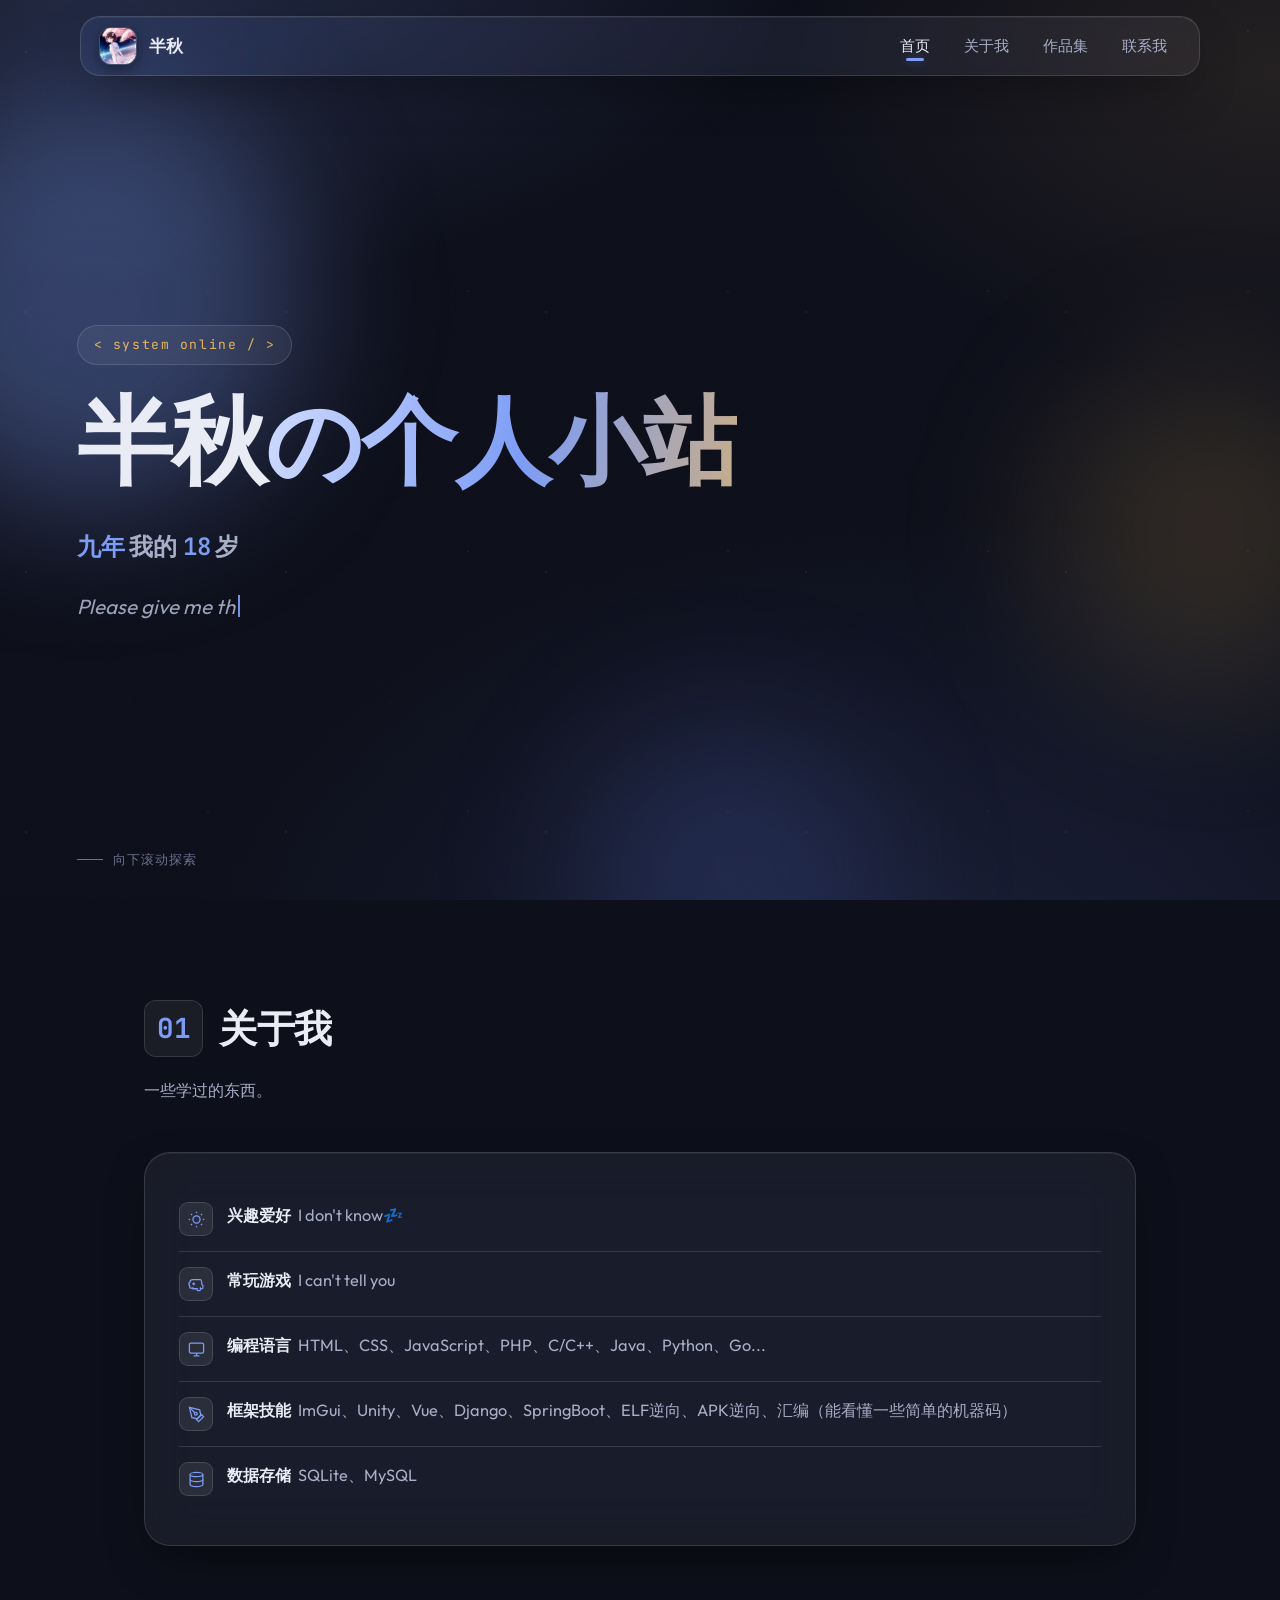
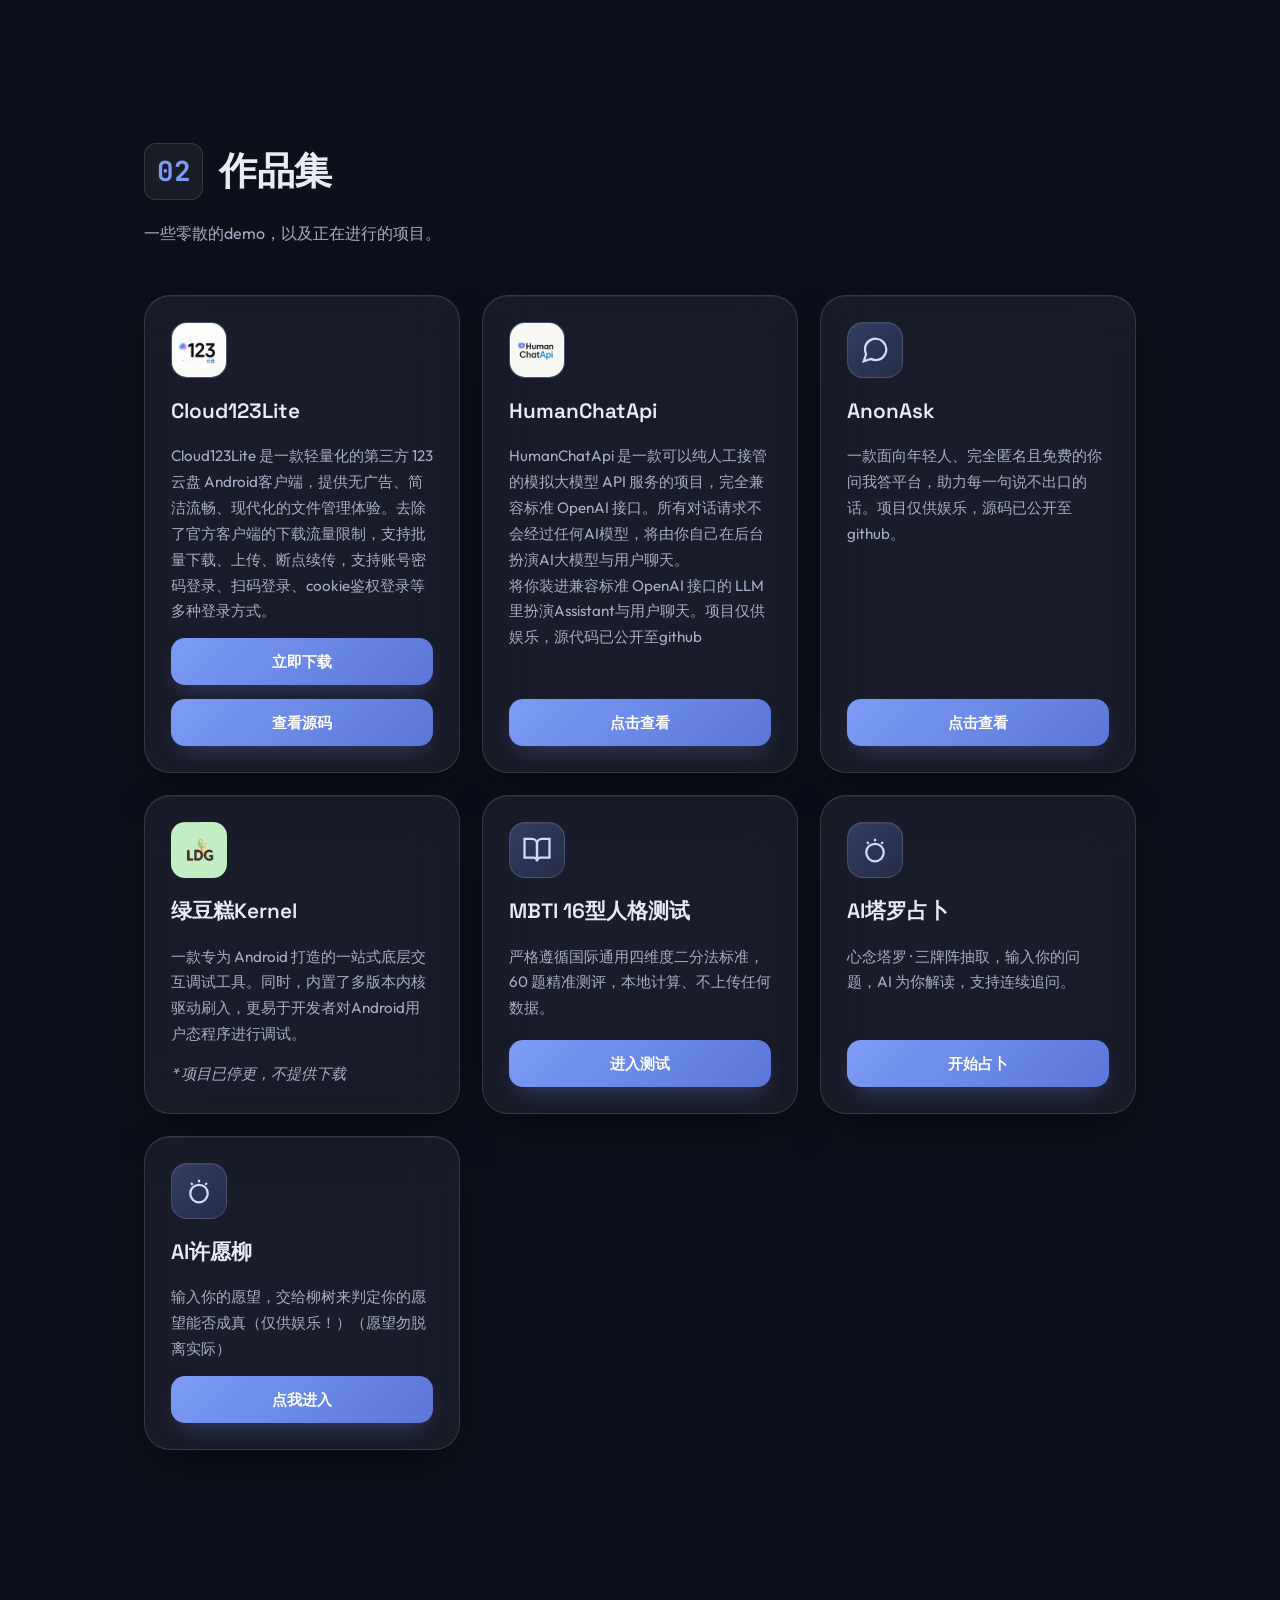
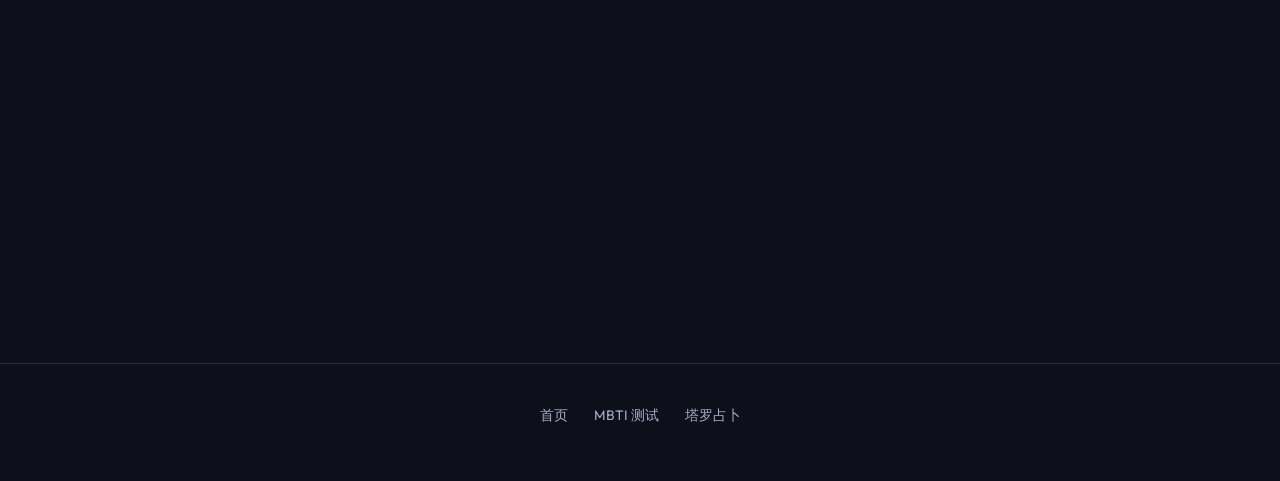
<file: index.html>
<!DOCTYPE html>
<html lang="zh-CN">
<head>
  <meta charset="UTF-8">
  <meta name="viewport" content="width=device-width, initial-scale=1.0, viewport-fit=cover">
  <meta name="theme-color" content="#0d0f1a">
  <title>半秋の个人小站</title>
  <meta name="description" content="半秋の个人小站，整理个人简介与开发项目" />
  <meta property="og:title" content="半秋の个人小站" />
  <meta property="og:site_name" content="半秋の个人小站" />
  <meta itemprop="name" content="半秋の个人小站" />
  <meta property="og:description" content="半秋の个人小站，整理个人简介与开发项目" />
  <meta property="og:image" content="assets/images/head.png">
  <link rel="icon" href="assets/images/head.png">
  <link rel="preconnect" href="https://fonts.googleapis.com">
  <link rel="preconnect" href="https://fonts.gstatic.com" crossorigin>
  <link href="https://fonts.googleapis.com/css2?family=Outfit:wght@400;500;600;700&family=Space+Grotesk:wght@500;600;700&family=JetBrains+Mono:wght@400;600&display=swap" rel="stylesheet">
  <link rel="stylesheet" href="css/shared.css">
  <link rel="stylesheet" href="css/home.css">
</head>
<body>

  <a class="skip-link" href="#about">跳到正文</a>

  <div class="bg-scene">
    <span class="orb orb-1"></span>
    <span class="orb orb-2"></span>
    <span class="orb orb-3"></span>
  </div>

  <!-- ============ 导航栏 ============ -->
  <nav class="navbar" aria-label="主导航">
    <a class="brand" href="#home">
      <img class="brand-avatar" src="assets/images/head.png" alt="头像">
      <span>半秋<span class="brand-dot"></span></span>
    </a>
    <ul class="nav-menu" id="navMenu">
      <li><a href="#home" class="active nav-link">首页</a></li>
      <li><a href="#about" class="nav-link">关于我</a></li>
      <li><a href="#projects" class="nav-link">作品集</a></li>
      <li><a href="#contact" class="nav-link">联系我</a></li>
    </ul>
    <button class="hamburger" id="hamburger" aria-label="展开菜单" aria-expanded="false">
      <span></span><span></span><span></span>
    </button>
  </nav>

  <!-- ============ Hero 区 ============ -->
  <header class="hero" id="home">
    <span class="kicker">&lt; system online / &gt;</span>
    <h1>半秋<span class="grad">の个人小站</span></h1>
    <div class="stats">
      <div><b id="years"></b>我的 <b id="age"></b>岁</div>
    </div>
    <p class="slogan"><span id="sloganText"></span><span class="typing-cursor"></span></p>
    <span class="scroll-hint">向下滚动探索</span>
  </header>

  <main>
    <!-- ============ 关于我 ============ -->
    <section class="section reveal" id="about">
      <h2 class="section-title"><span class="num">01</span> 关于我</h2>
      <p class="section-sub">一些学过的东西。</p>
      <div class="glass-card">
        <ul class="about-list">
          <li>
            <span class="about-ico"><svg viewBox="0 0 24 24" width="17" height="17" fill="none" stroke="currentColor" stroke-width="1.8"><circle cx="12" cy="12" r="5"/><path d="M12 1v2"/><path d="M12 21v2"/><path d="m4.22 4.22 1.42 1.42"/><path d="m18.36 18.36 1.42 1.42"/><path d="M1 12h2"/><path d="M21 12h2"/><path d="m4.22 19.78 1.42-1.42"/><path d="m18.36 5.64 1.42-1.42"/></svg></span>
            <div><strong>兴趣爱好</strong> I don't know💤</div>
          </li>
          <li>
            <span class="about-ico"><svg viewBox="0 0 24 24" width="17" height="17" fill="none" stroke="currentColor" stroke-width="1.8"><path d="M6 11h4"/><path d="M8 9v4"/><path d="M15 12h.01"/><path d="M18 10h.01"/><path d="M17.32 5H6.68a4 4 0 0 0-3.97 3.59c-.04.33-.29.58-.62.61-.42.04-.72.41-.72.83v1.94a1.5 1.5 0 0 0 .78 1.32l.28.16v2.3a1.5 1.5 0 0 0 1.5 1.5h1.5a1.5 1.5 0 0 0 1.5-1.5V18h6v1.25a1.5 1.5 0 0 0 1.5 1.5h1.5a1.5 1.5 0 0 0 1.5-1.5v-2.3l.28-.16A1.5 1.5 0 0 0 21 15.5v-1.94c0-.42-.3-.79-.72-.83a.64.64 0 0 1-.62-.61C19.3 6.67 18.37 5 17.32 5z"/></svg></span>
            <div><strong>常玩游戏</strong> I can't tell you</div>
          </li>
          <li>
            <span class="about-ico"><svg viewBox="0 0 24 24" width="17" height="17" fill="none" stroke="currentColor" stroke-width="1.8"><rect x="2" y="3" width="20" height="14" rx="2" ry="2"/><line x1="8" y1="21" x2="16" y2="21"/><line x1="12" y1="17" x2="12" y2="21"/></svg></span>
            <div><strong>编程语言</strong> HTML、CSS、JavaScript、PHP、C/C++、Java、Python、Go...</div>
          </li>
          <li>
            <span class="about-ico"><svg viewBox="0 0 24 24" width="17" height="17" fill="none" stroke="currentColor" stroke-width="1.8"><path d="M12 19l7-7 3 3-7 7-3-3z"/><path d="M18 13l-1.5-7.5L2 2l3.5 14.5L13 18l5-5z"/><path d="M2 2l7.586 7.586"/><circle cx="11" cy="11" r="2"/></svg></span>
            <div><strong>框架技能</strong> ImGui、Unity、Vue、Django、SpringBoot、ELF逆向、APK逆向、汇编（能看懂一些简单的机器码）</div>
          </li>
          <li>
            <span class="about-ico"><svg viewBox="0 0 24 24" width="17" height="17" fill="none" stroke="currentColor" stroke-width="1.8"><ellipse cx="12" cy="5" rx="9" ry="3"/><path d="M21 12c0 1.66-4 3-9 3s-9-1.34-9-3"/><path d="M3 5v14c0 1.66 4 3 9 3s9-1.34 9-3V5"/></svg></span>
            <div><strong>数据存储</strong> SQLite、MySQL</div>
          </li>
        </ul>
      </div>
    </section>

    <!-- ============ 作品集 ============ -->
    <section class="section reveal" id="projects">
      <h2 class="section-title"><span class="num">02</span> 作品集</h2>
      <p class="section-sub">一些零散的demo，以及正在进行的项目。</p>
      <div class="projects-grid">
      
        <article class="project-card">
          <img class="project-icon" src="assets/images/Cloud123Lite.png" alt="项目图标">
          <h3>Cloud123Lite</h3>
          <p>Cloud123Lite 是一款轻量化的第三方 123云盘 Android客户端，提供无广告、简洁流畅、现代化的文件管理体验。去除了官方客户端的下载流量限制，支持批量下载、上传、断点续传，支持账号密码登录、扫码登录、cookie鉴权登录等多种登录方式。</p>
          <a class="btn btn-primary" href="https://cloud123lite.banqiuxy.top">立即下载</a>
          <a class="btn btn-primary" href="https://github.com/banqiuxy/Cloud123Lite">查看源码</a>
        </article>
      
        <article class="project-card">
          <img class="project-icon" src="assets/images/HumanChatApi.png" alt="项目图标">
          <h3>HumanChatApi</h3>
          <p>HumanChatApi 是一款可以纯人工接管的模拟大模型 API 服务的项目，完全兼容标准 OpenAI 接口。所有对话请求不会经过任何AI模型，将由你自己在后台扮演AI大模型与用户聊天。<br>将你装进兼容标准 OpenAI 接口的 LLM 里扮演Assistant与用户聊天。项目仅供娱乐，源代码已公开至github</p>
          <a class="btn btn-primary" href="https://github.com/banqiuxy/HumanChatApi">点击查看</a>
        </article>

        <article class="project-card">
          <div class="project-icon"><svg viewBox="0 0 24 24" width="30" height="30" fill="none" stroke="currentColor" stroke-width="1.8"><path d="M21 11.5a8.38 8.38 0 0 1-.9 3.8 8.5 8.5 0 0 1-7.6 4.7 8.38 8.38 0 0 1-3.8-.9L3 21l1.9-5.7a8.38 8.38 0 0 1-.9-3.8 8.5 8.5 0 0 1 4.7-7.6 8.38 8.38 0 0 1 3.8-.9h.5a8.48 8.48 0 0 1 8 8v.5z"/></svg></div>
          <h3>AnonAsk</h3>
          <p>一款面向年轻人、完全匿名且免费的你问我答平台，助力每一句说不出口的话。项目仅供娱乐，源码已公开至github。</p>
          <a class="btn btn-primary" href="https://github.com/banqiuxy/AnonAsk">点击查看</a>
        </article>

        <article class="project-card">
          <img class="kernel-icon" src="assets/images/LdgKernel.jpg" alt="绿豆糕Kernel项目图标">
          <h3>绿豆糕Kernel</h3>
          <p>一款专为 Android 打造的一站式底层交互调试工具。同时，内置了多版本内核驱动刷入，更易于开发者对Android用户态程序进行调试。</p>
          <p class="project-note">* 项目已停更，不提供下载</p>
        </article>

        <article class="project-card">
          <div class="project-icon"><svg viewBox="0 0 24 24" width="30" height="30" fill="none" stroke="currentColor" stroke-width="1.8"><path d="M2 3h6a4 4 0 0 1 4 4v14a3 3 0 0 0-3-3H2z"/><path d="M22 3h-6a4 4 0 0 0-4 4v14a3 3 0 0 1 3-3h7z"/></svg></div>
          <h3>MBTI 16型人格测试</h3>
          <p>严格遵循国际通用四维度二分法标准，60 题精准测评，本地计算、不上传任何数据。</p>
          <a class="btn btn-primary" href="mbti.html">进入测试</a>
        </article>

        <article class="project-card">
          <div class="project-icon"><svg viewBox="0 0 24 24" width="30" height="30" fill="none" stroke="currentColor" stroke-width="1.8"><circle cx="12" cy="14" r="7"/><path d="M12 3v2"/><path d="m5.6 5.6 1.4 1.4"/><path d="m18.4 5.6-1.4 1.4"/></svg></div>
          <h3>AI塔罗占卜</h3>
          <p>心念塔罗 · 三牌阵抽取，输入你的问题，AI 为你解读，支持连续追问。</p>
          <a class="btn btn-primary" href="taluo.html">开始占卜</a>
        </article>
        
        <article class="project-card">
          <div class="project-icon"><svg viewBox="0 0 24 24" width="30" height="30" fill="none" stroke="currentColor" stroke-width="1.8"><circle cx="12" cy="14" r="7"/><path d="M12 3v2"/><path d="m5.6 5.6 1.4 1.4"/><path d="m18.4 5.6-1.4 1.4"/></svg></div>
          <h3>AI许愿柳</h3>
          <p>输入你的愿望，交给柳树来判定你的愿望能否成真（仅供娱乐！）（愿望勿脱离实际）</p>
          <a class="btn btn-primary" href="xyl.html">点我进入</a>
        </article>

      </div>
    </section>

    <!-- ============ 联系我 ============ -->
    <section class="contact section reveal" id="contact">
      <h2 class="section-title"><span class="num">03</span> 联系我</h2>
      <div class="contact-inner">
        <ul class="contact-list">
          <li>
            <svg viewBox="0 0 24 24" width="18" height="18" fill="none" stroke="currentColor" stroke-width="2"><rect x="2" y="4" width="20" height="16" rx="2"/><polyline points="22,6 12,13 2,6"/></svg>
            <span>邮箱 <a class="copy-link" data-copy="banqiuxy@qq.com  banqiuxy@gmail.com" title="点击复制">banqiuxy@qq.com</a></span>
          </li>
          <li>
            <svg viewBox="0 0 24 24" width="18" height="18" fill="none" stroke="currentColor" stroke-width="2"><path d="M21 11.5a8.38 8.38 0 0 1-.9 3.8 8.5 8.5 0 0 1-7.6 4.7 8.38 8.38 0 0 1-3.8-.9L3 21l1.9-5.7a8.38 8.38 0 0 1-.9-3.8 8.5 8.5 0 0 1 4.7-7.6 8.38 8.38 0 0 1 3.8-.9h.5a8.48 8.48 0 0 1 8 8v.5z"/></svg>
            <span>WeChat / QQ <span class="copy-link" id="copyWechat" data-copy="banqiuxy" title="点击复制">banqiuxy</span></span>
          </li>
        </ul>
        <p class="copyright">Copyright © <span id="copyYear"></span> 半秋. All rights reserved. Since 2021</p>
      </div>
    </section>
  </main>

  <footer>
    <div class="footer-links">
      <a href="#home">首页</a>
      <a href="mbti.html">MBTI 测试</a>
      <a href="taluo.html">塔罗占卜</a>
    </div>
  </footer>

  <!-- 轻提示 -->
  <div class="toast" id="toast"></div>

  <script src="js/home.js"></script>
</body>
</html>
</file>
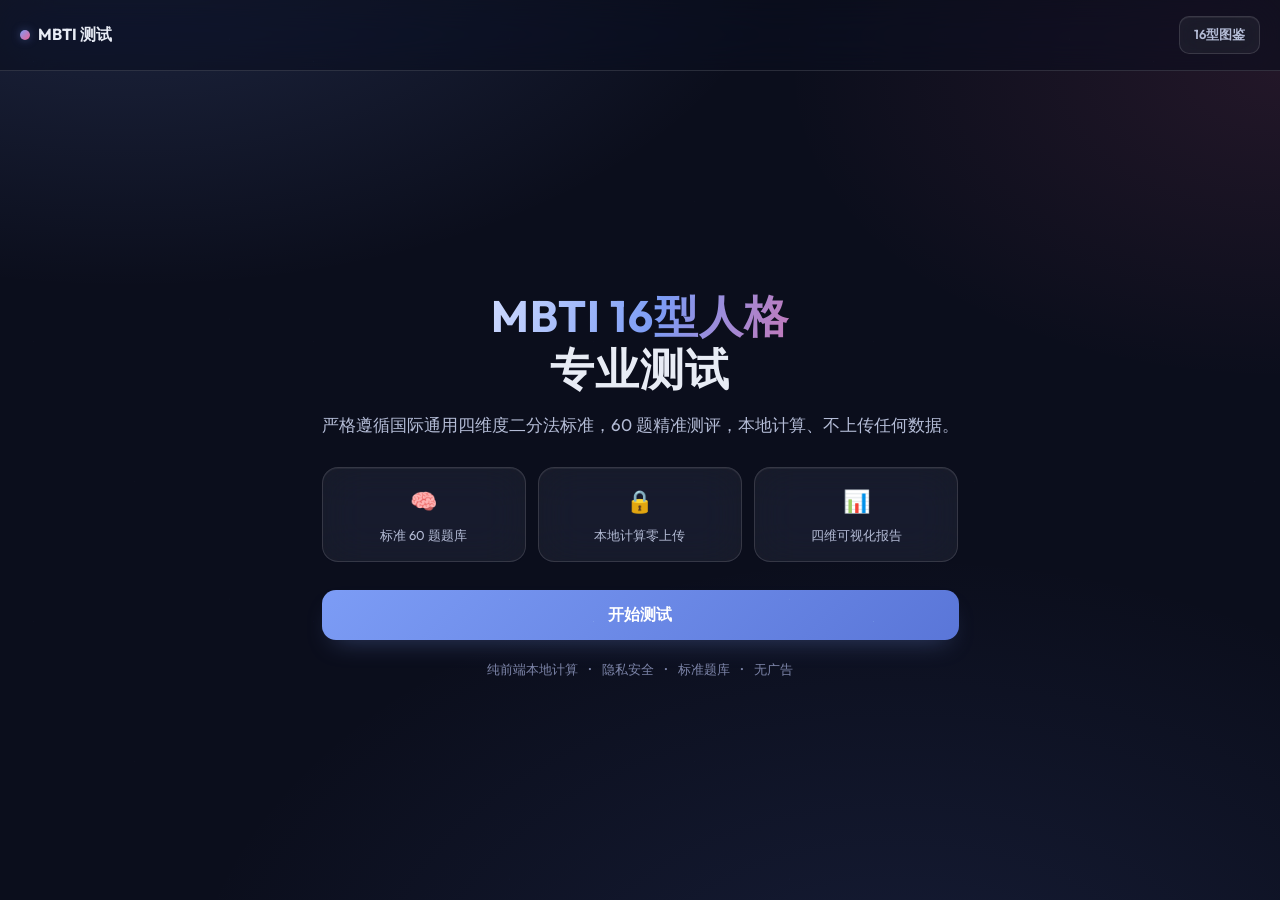
<file: mbti.html>
<!DOCTYPE html>
<html lang="zh-CN">
<head>
<meta charset="UTF-8">
<meta name="viewport" content="width=device-width, initial-scale=1.0, viewport-fit=cover">
<meta name="theme-color" content="#0f1222">
<meta name="description" content="MBTI 16型人格专业测试 · 纯前端本地计算 · 标准题库 · 隐私安全">
  <title>MBTI 16型人格专业测试</title>
  <link rel="preconnect" href="https://fonts.googleapis.com">
  <link rel="preconnect" href="https://fonts.gstatic.com" crossorigin>
  <link href="https://fonts.googleapis.com/css2?family=Outfit:wght@400;500;600;700&family=JetBrains+Mono:wght@400;600&display=swap" rel="stylesheet">
  <link rel="stylesheet" href="css/shared.css">
  <link rel="stylesheet" href="css/mbti.css">
  <link rel="icon" href="assets/images/head.png">
</head>
<body>
<div id="app">

  <!-- 顶栏 -->
  <div class="topbar">
    <span class="brand" id="navHome"><span class="dot"></span> MBTI 测试</span>
    <button class="btn ghost sm" id="navGallery">16型图鉴</button>
  </div>

  <!-- 页面1：首页 -->
  <section class="page" id="page-home">
    <div class="home-hero">
      <h1><span class="grad">MBTI 16型人格</span><br>专业测试</h1>
      <p class="lead">严格遵循国际通用四维度二分法标准，60 题精准测评，本地计算、不上传任何数据。</p>
      <div class="features">
        <div class="feature"><div class="ico">🧠</div><div class="t">标准 60 题题库</div></div>
        <div class="feature"><div class="ico">🔒</div><div class="t">本地计算零上传</div></div>
        <div class="feature"><div class="ico">📊</div><div class="t">四维可视化报告</div></div>
      </div>
      <div class="home-cta">
        <button class="btn block" id="btnStart">开始测试</button>
        <button class="btn ghost block" id="btnResume" style="display:none">继续上次答题</button>
        <button class="btn ghost block" id="btnViewResult" style="display:none">查看上次结果</button>
      </div>
      <p class="home-note">纯前端本地计算 · 隐私安全 · 标准题库 · 无广告</p>
    </div>
  </section>

  <!-- 页面2：答题页 -->
  <section class="page" id="page-quiz">
    <div class="wrap" style="display:flex;flex-direction:column;flex:1;">
      <div class="quiz-progress">
        <div class="bar"><i id="progBar"></i></div>
        <span class="num" id="progNum">0%</span>
      </div>
      <div class="quiz-card">
        <div class="q-index" id="qIndex">第 1 / 60 题</div>
        <div class="q-text" id="qText"></div>
        <div class="options" id="options"></div>
      </div>
      <div class="quiz-foot">
        <button class="btn ghost sm" id="btnPrev">← 上一题</button>
        <div class="spacer"></div>
        <button class="btn sm" id="btnNext">下一题 →</button>
      </div>
    </div>
  </section>

  <!-- 页面3：加载计算页 -->
  <section class="page" id="page-loading">
    <div class="spinner"></div>
    <div class="ld-text">正在生成你的人格结果…</div>
    <div class="ld-sub">本地计算中，请稍候</div>
  </section>

  <!-- 页面4：结果报告页 -->
  <section class="page" id="page-result">
    <div class="wrap">
      <div class="result-hero">
        <div class="result-code">
          <div class="letters" id="resCode">----</div>
          <div class="rname" id="resName">人格名称</div>
        </div>
      </div>

      <div class="dim-bars" id="dimBars"></div>

      <div class="radar-wrap" id="radarWrap"></div>

      <div class="card">
        <h3>核心概述</h3>
        <p id="resSummary"></p>
      </div>
      <div class="card">
        <h3>性格优势</h3>
        <ul id="resStrengths"></ul>
      </div>
      <div class="card">
        <h3>性格短板</h3>
        <ul id="resWeakness"></ul>
      </div>
      <div class="card">
        <h3>适合方向</h3>
        <div class="scene-grid" id="resScenes"></div>
      </div>
      <div class="card">
        <h3>人格标签</h3>
        <div class="tags" id="resTags"></div>
      </div>

      <div class="result-actions">
        <button class="btn" id="btnRestart">重新测试</button>
        <button class="btn ghost" id="btnCopy">复制结果</button>
        <button class="btn ghost" id="btnSaveImg">保存图片</button>
      </div>
    </div>
  </section>

  <!-- 页面5：16人格图鉴 -->
  <section class="page" id="page-gallery">
    <div class="wrap">
      <h2 style="font-size:22px;margin-bottom:6px;">16 型人格图鉴</h2>
      <p class="muted" style="font-size:14px;margin-bottom:18px;">点击任一人格查看完整解析</p>
      <div class="gallery-grid" id="galleryGrid"></div>
    </div>
  </section>

</div>

<!-- 图鉴详情浮层 -->
<div class="overlay" id="overlay">
  <div class="obox" id="overlayBox"></div>
</div>

<!-- toast -->
<div class="toast" id="toast"></div>

<script src="js/mbti/data.js"></script>
<script src="js/mbti/app.js"></script>
</body>
</html>
</file>
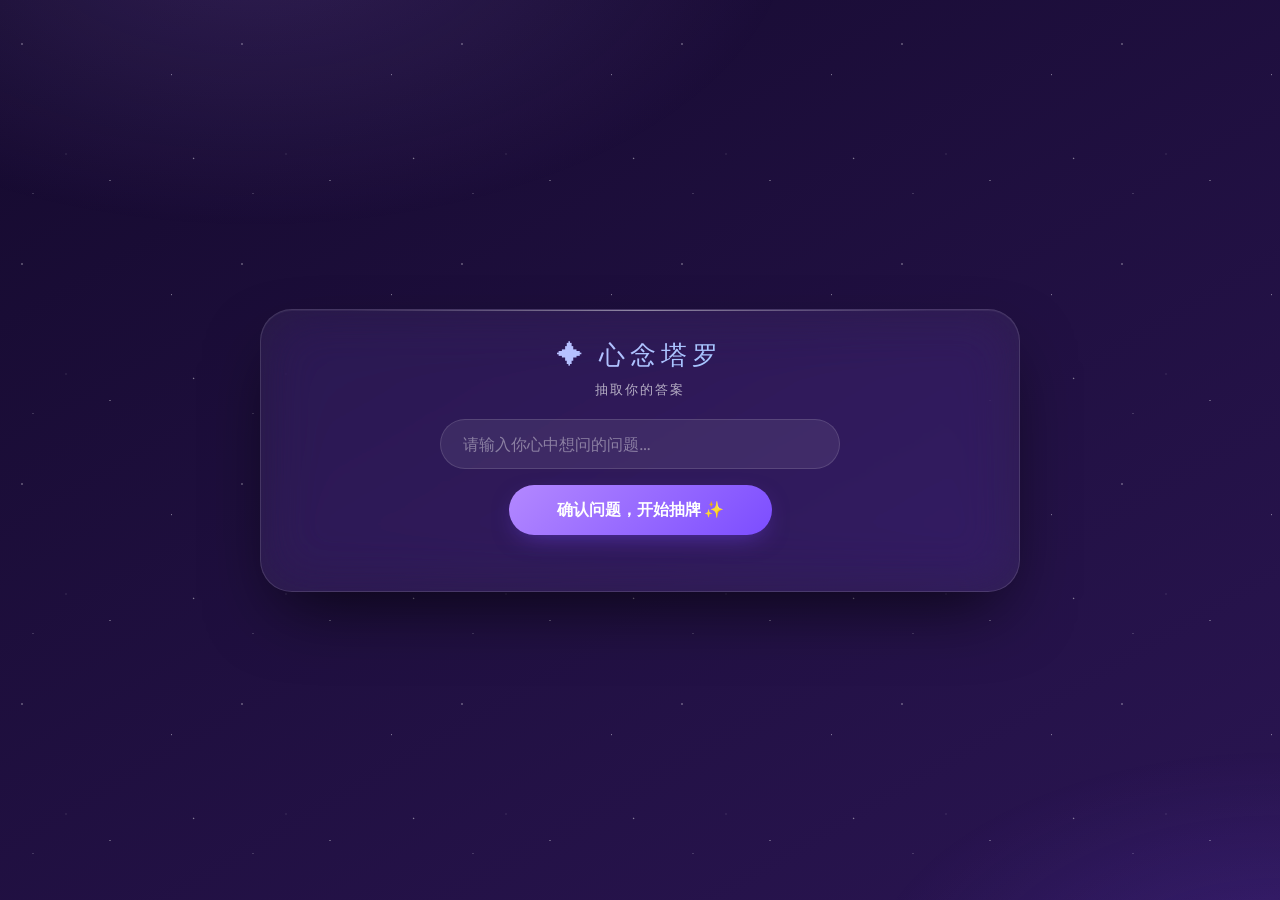
<file: taluo.html>
<!DOCTYPE html>
<html lang="zh-CN">
  <head>
    <meta charset="UTF-8" />
    <meta name="viewport" content="width=device-width, initial-scale=1.0, viewport-fit=cover" />
    <meta name="theme-color" content="#150a2e" />
    <meta name="description" content="心念塔罗 · 沉浸式三牌阵抽取，AI 为你解读命运。" />
    <title>心念塔罗 · 三牌阵</title>
    <link rel="icon" href="assets/images/head.png">
    <link rel="preconnect" href="https://fonts.googleapis.com">
    <link rel="preconnect" href="https://fonts.gstatic.com" crossorigin>
    <link href="https://fonts.googleapis.com/css2?family=Outfit:wght@300;400;500;600;700&family=Cormorant+Garamond:ital,wght@1,400;1,500&family=JetBrains+Mono:wght@400;600&display=swap" rel="stylesheet">
    <link rel="stylesheet" href="css/shared.css">
    <link rel="stylesheet" href="css/tarot.css">
  </head>
  <body>
    <div class="container">
      <div class="header">
        <h1>✦ 心念塔罗</h1>
        <p class="sub">抽取你的答案</p>
      </div>

      <!-- 步骤1：输入问题 -->
      <div id="stepInput">
        <input type="text" id="questionInput" placeholder="请输入你心中想问的问题…" maxlength="50" />
        <button class="btn-main" id="confirmBtn">确认问题，开始抽牌 ✨</button>
      </div>

      <!-- 步骤2：选择3张牌 -->
      <div id="stepSelect">
        <div class="instruction">
          请在下方牌阵中，选择你心仪的 <span>3</span> 张牌（已选 <span id="selectCount">0</span>/3）
        </div>
        <div id="cardGrid"></div>
        <button class="btn-main" id="revealBtn" disabled>揭示命运之牌 🔮</button>
      </div>

      <!-- 步骤3：展示结果 -->
      <div id="stepResult">
        <div class="result-grid" id="resultGrid"></div>
        <div id="readingResult"></div>

        <div id="followUpArea">
          <span class="follow-label">💬 继续追问（AI 会结合上下文回答）</span>
          <div class="follow-input-group">
            <input type="text" id="followInput" placeholder="输入你想追问的问题…" maxlength="100" />
            <button class="btn-follow" id="followBtn">发送追问 ✨</button>
          </div>
        </div>

        <button class="btn-reset" id="resetBtn">🔄 重新占卜</button>
      </div>
    </div>

    <script src="js/tarot/tarot.js"></script>
  </body>
</html>
</file>
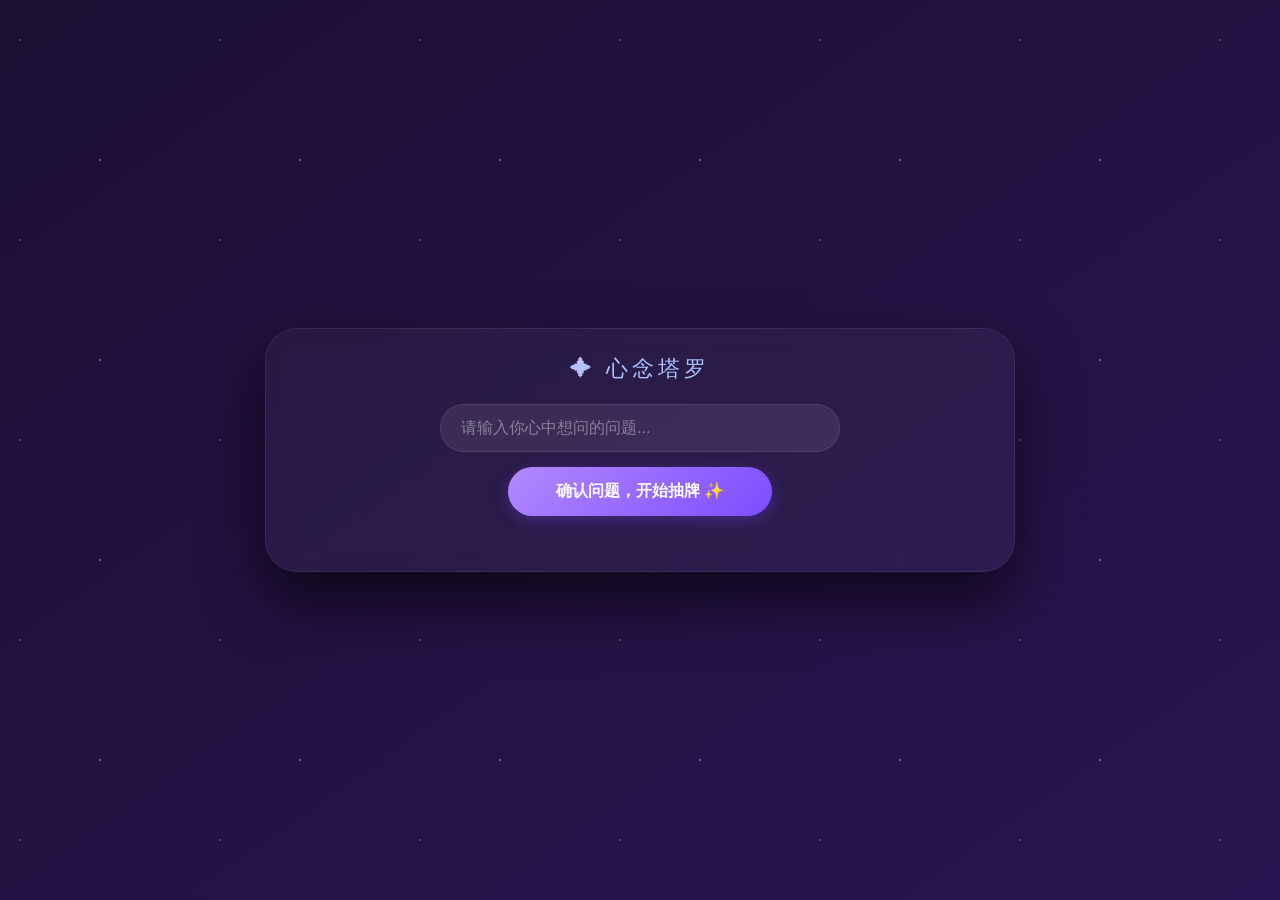
<file: taluo2.html>
<!DOCTYPE html>
<html lang="zh-CN">
  <head>
    <meta charset="UTF-8" />
    <meta name="viewport" content="width=device-width, initial-scale=1.0" />
    <title>沉浸式塔罗 · 三牌阵抽取</title>
    <style>
      /* 全局重置与背景 */
      * {
        box-sizing: border-box;
        margin: 0;
        padding: 0;
        user-select: none;
      }
      body {
        min-height: 100vh;
        display: flex;
        justify-content: center;
        align-items: center;
        font-family: "Segoe UI", "PingFang SC", "Microsoft YaHei", sans-serif;
        background: linear-gradient(145deg, #1b0f33, #2a1552);
        color: #fff;
        padding: 15px;
      }

      /* 背景星空 */
      body::before {
        content: "";
        position: fixed;
        top: 0;
        left: 0;
        right: 0;
        bottom: 0;
        background-image: radial-gradient(
            1px 1px at 10% 20%,
            rgba(255, 255, 255, 0.8),
            transparent
          ),
          radial-gradient(
            1.5px 1.5px at 50% 80%,
            rgba(255, 255, 255, 0.6),
            transparent
          );
        background-size: 200px 200px;
        z-index: -1;
      }

      /* 主容器 */
      .container {
        background: rgba(255, 255, 255, 0.04);
        backdrop-filter: blur(10px);
        padding: 25px 20px 35px;
        border-radius: 32px;
        border: 1px solid rgba(255, 255, 255, 0.08);
        box-shadow: 0 30px 60px rgba(0, 0, 0, 0.6);
        text-align: center;
        width: 100%;
        max-width: 750px;
        transition: all 0.3s;
      }

      .header h1 {
        font-size: 22px;
        font-weight: 300;
        letter-spacing: 4px;
        background: linear-gradient(135deg, #d4b6ff, #88d0ff);
        -webkit-background-clip: text;
        -webkit-text-fill-color: transparent;
        margin-bottom: 20px;
      }

      /* --- 阶段1：问题输入区 --- */
      #stepInput {
        display: flex;
        flex-direction: column;
        gap: 15px;
        align-items: center;
        margin-bottom: 20px;
      }
      #stepInput input {
        width: 100%;
        max-width: 400px;
        background: rgba(255, 255, 255, 0.08);
        border: 1px solid rgba(255, 255, 255, 0.1);
        border-radius: 40px;
        padding: 14px 20px;
        color: #fff;
        font-size: 16px;
        outline: none;
        transition: 0.3s;
      }
      #stepInput input:focus {
        border-color: #b388ff;
        box-shadow: 0 0 15px rgba(179, 136, 255, 0.2);
      }
      #stepInput input::placeholder {
        color: rgba(255, 255, 255, 0.4);
      }
      .btn-main {
        background: linear-gradient(135deg, #b388ff, #7c4dff);
        border: none;
        color: #fff;
        padding: 14px 48px;
        border-radius: 40px;
        font-size: 16px;
        font-weight: 600;
        cursor: pointer;
        box-shadow: 0 4px 15px rgba(124, 77, 255, 0.3);
        transition: 0.2s;
      }
      .btn-main:hover {
        transform: scale(1.03);
        box-shadow: 0 6px 25px rgba(124, 77, 255, 0.5);
      }
      .btn-main:active {
        transform: scale(0.95);
      }
      .btn-main:disabled {
        opacity: 0.6;
        cursor: not-allowed;
        transform: none;
      }

      /* --- 阶段2：牌阵区 --- */
      #stepSelect {
        display: none;
        flex-direction: column;
        align-items: center;
      }
      .instruction {
        font-size: 14px;
        color: rgba(255, 255, 255, 0.7);
        letter-spacing: 1px;
        margin-bottom: 20px;
      }
      .instruction span {
        color: #d4af37;
        font-weight: bold;
      }

      /* 78张牌阵列（后台生成，用flex换行平铺） */
      #cardGrid {
        display: flex;
        flex-wrap: wrap;
        justify-content: center;
        gap: 8px;
        margin-bottom: 25px;
        max-height: 400px;
        overflow-y: auto;
        padding: 10px;
        scrollbar-width: thin;
        scrollbar-color: rgba(255, 255, 255, 0.2) transparent;
      }
      #cardGrid::-webkit-scrollbar {
        width: 4px;
      }
      #cardGrid::-webkit-scrollbar-thumb {
        background: rgba(255, 255, 255, 0.2);
        border-radius: 10px;
      }

      /* 单张小牌 */
      .mini-card {
        width: 50px;
        height: 70px;
        background: radial-gradient(circle at 30% 30%, #4b2a6e, #1f1240);
        border: 1px solid rgba(255, 255, 255, 0.15);
        border-radius: 8px;
        display: flex;
        justify-content: center;
        align-items: center;
        font-size: 20px;
        color: #d4af37;
        cursor: pointer;
        transition: 0.2s;
        box-shadow: 0 4px 10px rgba(0, 0, 0, 0.3);
        position: relative;
      }
      .mini-card:hover {
        transform: translateY(-5px) scale(1.05);
        border-color: #b388ff;
        box-shadow: 0 8px 20px rgba(179, 136, 255, 0.2);
      }
      .mini-card.selected {
        border: 2px solid #ffd700;
        box-shadow: 0 0 15px #ffd700;
        transform: scale(1.05);
      }
      .mini-card.selected::after {
        content: "";
        position: absolute;
        top: -2px;
        right: -2px;
        width: 12px;
        height: 12px;
        background: #ffd700;
        border-radius: 50%;
      }

      /* 牌翻开后的显示区 */
      #stepResult {
        display: none;
        width: 100%;
        margin-top: 10px;
      }
      .result-grid {
        display: grid;
        grid-template-columns: repeat(3, 1fr);
        gap: 15px;
        margin-bottom: 15px;
      }

      /* AI 占卜解读区 */
      #readingResult {
        background: rgba(255, 255, 255, 0.06);
        border: 1px solid rgba(255, 255, 255, 0.1);
        border-radius: 16px;
        padding: 20px;
        margin: 15px 0;
        text-align: left;
        font-size: 15px;
        line-height: 1.8;
        color: #f0ecf8;
        min-height: 60px;
        max-height: 400px;
        overflow-y: auto;
        white-space: pre-wrap;
        scrollbar-width: thin;
        scrollbar-color: rgba(255, 255, 255, 0.15) transparent;
      }
      #readingResult::-webkit-scrollbar {
        width: 4px;
      }
      #readingResult::-webkit-scrollbar-thumb {
        background: rgba(255, 255, 255, 0.15);
        border-radius: 10px;
      }
      #readingResult.loading::before {
        content: "🔮 占卜解读中";
        display: block;
        text-align: center;
        color: #d4af37;
        font-size: 16px;
        animation: pulse 1.2s ease-in-out infinite;
      }
      @keyframes pulse {
        0%,
        100% {
          opacity: 0.5;
        }
        50% {
          opacity: 1;
        }
      }
      #readingResult .error {
        color: #ff6b6b;
        text-align: center;
      }
      .result-card {
        background: linear-gradient(160deg, #f8f7fc, #e2dfec);
        color: #333;
        padding: 15px 5px;
        border-radius: 16px;
        box-shadow: 0 10px 25px rgba(0, 0, 0, 0.3);
        min-height: 150px;
        display: flex;
        flex-direction: column;
        justify-content: center;
        align-items: center;
      }
      .result-card .icon {
        font-size: 32px;
        margin-bottom: 8px;
      }
      .result-card .cn {
        font-size: 18px;
        font-weight: bold;
      }
      .result-card .en {
        font-size: 12px;
        color: #666;
        margin-top: 4px;
      }

      .btn-reset {
        background: rgba(255, 255, 255, 0.1);
        border: 1px solid rgba(255, 255, 255, 0.2);
        color: #fff;
        padding: 10px 30px;
        border-radius: 30px;
        cursor: pointer;
        transition: 0.2s;
        margin-top: 10px;
      }
      .btn-reset:hover {
        background: rgba(255, 255, 255, 0.2);
      }

      /* ===== 新增：追问区域样式 ===== */
      #followUpArea {
        display: none;
        margin-top: 20px;
        padding-top: 20px;
        border-top: 1px solid rgba(255, 255, 255, 0.1);
      }
      #followUpArea .follow-input-group {
        display: flex;
        gap: 10px;
        align-items: center;
        justify-content: center;
        flex-wrap: wrap;
      }
      #followUpArea input {
        flex: 1;
        min-width: 200px;
        background: rgba(255, 255, 255, 0.08);
        border: 1px solid rgba(255, 255, 255, 0.1);
        border-radius: 40px;
        padding: 12px 20px;
        color: #fff;
        font-size: 15px;
        outline: none;
        transition: 0.3s;
      }
      #followUpArea input:focus {
        border-color: #b388ff;
        box-shadow: 0 0 15px rgba(179, 136, 255, 0.2);
      }
      #followUpArea input::placeholder {
        color: rgba(255, 255, 255, 0.4);
      }
      .btn-follow {
        background: linear-gradient(135deg, #ffd700, #f9a825);
        border: none;
        color: #1b0f33;
        padding: 12px 28px;
        border-radius: 40px;
        font-size: 15px;
        font-weight: 600;
        cursor: pointer;
        transition: 0.2s;
        white-space: nowrap;
      }
      .btn-follow:hover {
        transform: scale(1.03);
        box-shadow: 0 4px 20px rgba(255, 215, 0, 0.4);
      }
      .btn-follow:disabled {
        opacity: 0.5;
        cursor: not-allowed;
        transform: none;
      }
      .btn-follow:active {
        transform: scale(0.95);
      }
      #followUpArea .follow-label {
        font-size: 14px;
        color: rgba(255, 255, 255, 0.6);
        margin-bottom: 10px;
        display: block;
      }
      /* 追问时的loading状态 */
      #readingResult.follow-loading::before {
        content: "🔮 思考中...";
        display: block;
        text-align: center;
        color: #d4af37;
        font-size: 16px;
        animation: pulse 1.2s ease-in-out infinite;
      }

      /* 响应式适配 */
      @media (max-width: 480px) {
        .mini-card {
          width: 40px;
          height: 56px;
          font-size: 16px;
        }
        .result-card {
          min-height: 120px;
          padding: 10px 5px;
        }
        .result-card .cn {
          font-size: 15px;
        }
        #followUpArea .follow-input-group {
          flex-direction: column;
        }
        #followUpArea input {
          width: 100%;
          min-width: unset;
        }
        .btn-follow {
          width: 100%;
        }
      }
    </style>
  </head>
  <body>
    <div class="container">
      <div class="header">
        <h1>✦ 心念塔罗</h1>
      </div>

      <!-- 步骤1：输入问题 -->
      <div id="stepInput">
        <input
          type="text"
          id="questionInput"
          placeholder="请输入你心中想问的问题..."
          maxlength="50"
        />
        <button class="btn-main" id="confirmBtn">确认问题，开始抽牌 ✨</button>
      </div>

      <!-- 步骤2：选择3张牌 -->
      <div id="stepSelect">
        <div class="instruction">
          请在下方牌阵中，选择你心仪的 <span>3</span> 张牌（已选
          <span id="selectCount">0</span>/3）
        </div>
        <div id="cardGrid"></div>
        <button class="btn-main" id="revealBtn" disabled>
          揭示命运之牌 🔮
        </button>
      </div>

      <!-- 步骤3：展示结果 -->
      <div id="stepResult">
        <div class="result-grid" id="resultGrid"></div>
        <div id="readingResult"></div>

        <!-- 追问区域 -->
        <div id="followUpArea">
          <span class="follow-label">💬 继续追问（AI会结合上下文回答）</span>
          <div class="follow-input-group">
            <input
              type="text"
              id="followInput"
              placeholder="输入你想追问的问题..."
              maxlength="100"
            />
            <button class="btn-follow" id="followBtn">发送追问 ✨</button>
          </div>
        </div>

        <button class="btn-reset" id="resetBtn">🔄 重新占卜</button>
      </div>
    </div>

    <script>
      // --- 1. 塔罗牌数据 (78张) ---
      const tarotDeck = [
        "愚者 The Fool",
        "魔术师 The Magician",
        "女祭司 The High Priestess",
        "女皇 The Empress",
        "皇帝 The Emperor",
        "教皇 The Hierophant",
        "恋人 The Lovers",
        "战车 The Chariot",
        "力量 Strength",
        "隐者 The Hermit",
        "命运之轮 Wheel of Fortune",
        "正义 Justice",
        "倒吊人 The Hanged Man",
        "死神 Death",
        "节制 Temperance",
        "恶魔 The Devil",
        "高塔 The Tower",
        "星星 The Star",
        "月亮 The Moon",
        "太阳 The Sun",
        "审判 Judgement",
        "世界 The World",
        "权杖王牌 Ace of Wands",
        "权杖二 Two of Wands",
        "权杖三 Three of Wands",
        "权杖四 Four of Wands",
        "权杖五 Five of Wands",
        "权杖六 Six of Wands",
        "权杖七 Seven of Wands",
        "权杖八 Eight of Wands",
        "权杖九 Nine of Wands",
        "权杖十 Ten of Wands",
        "权杖侍从 Page of Wands",
        "权杖骑士 Knight of Wands",
        "权杖王后 Queen of Wands",
        "权杖国王 King of Wands",
        "圣杯王牌 Ace of Cups",
        "圣杯二 Two of Cups",
        "圣杯三 Three of Cups",
        "圣杯四 Four of Cups",
        "圣杯五 Five of Cups",
        "圣杯六 Six of Cups",
        "圣杯七 Seven of Cups",
        "圣杯八 Eight of Cups",
        "圣杯九 Nine of Cups",
        "圣杯十 Ten of Cups",
        "圣杯侍从 Page of Cups",
        "圣杯骑士 Knight of Cups",
        "圣杯王后 Queen of Cups",
        "圣杯国王 King of Cups",
        "宝剑王牌 Ace of Swords",
        "宝剑二 Two of Swords",
        "宝剑三 Three of Swords",
        "宝剑四 Four of Swords",
        "宝剑五 Five of Swords",
        "宝剑六 Six of Swords",
        "宝剑七 Seven of Swords",
        "宝剑八 Eight of Swords",
        "宝剑九 Nine of Swords",
        "宝剑十 Ten of Swords",
        "宝剑侍从 Page of Swords",
        "宝剑骑士 Knight of Swords",
        "宝剑王后 Queen of Swords",
        "宝剑国王 King of Swords",
        "星币王牌 Ace of Pentacles",
        "星币二 Two of Pentacles",
        "星币三 Three of Pentacles",
        "星币四 Four of Pentacles",
        "星币五 Five of Pentacles",
        "星币六 Six of Pentacles",
        "星币七 Seven of Pentacles",
        "星币八 Eight of Pentacles",
        "星币九 Nine of Pentacles",
        "星币十 Ten of Pentacles",
        "星币侍从 Page of Pentacles",
        "星币骑士 Knight of Pentacles",
        "星币王后 Queen of Pentacles",
        "星币国王 King of Pentacles",
      ];

      const icons = [
        "🌿",
        "🔥",
        "💧",
        "🌪️",
        "⭐",
        "🌙",
        "☀️",
        "🌹",
        "🗡️",
        "💰",
        "🦁",
        "👑",
      ];

      // --- 2. DOM元素 ---
      const stepInput = document.getElementById("stepInput");
      const stepSelect = document.getElementById("stepSelect");
      const stepResult = document.getElementById("stepResult");
      const questionInput = document.getElementById("questionInput");
      const confirmBtn = document.getElementById("confirmBtn");
      const cardGrid = document.getElementById("cardGrid");
      const selectCount = document.getElementById("selectCount");
      const revealBtn = document.getElementById("revealBtn");
      const resultGrid = document.getElementById("resultGrid");
      const resetBtn = document.getElementById("resetBtn");
      const readingEl = document.getElementById("readingResult");

      // 追问相关
      const followUpArea = document.getElementById("followUpArea");
      const followInput = document.getElementById("followInput");
      const followBtn = document.getElementById("followBtn");

      // --- 3. 状态变量 ---
      let selectedCards = []; // 存储选中的3张牌的数据 { index, name, icon, cn, en }
      let currentQuestion = "";
      // 存储完整对话历史（用于追问上下文）
      let conversationHistory = [];

      // --- 4. 步骤1：确认问题 ---
      confirmBtn.addEventListener("click", () => {
        const q = questionInput.value.trim();
        if (!q) {
          questionInput.style.borderColor = "#ff6b6b";
          setTimeout(
            () => (questionInput.style.borderColor = "rgba(255,255,255,0.1)"),
            1000
          );
          return;
        }
        currentQuestion = q;
        // 重置对话历史
        conversationHistory = [];
        stepInput.style.display = "none";
        stepSelect.style.display = "flex";
        generateCardGrid();
      });

      questionInput.addEventListener("keypress", (e) => {
        if (e.key === "Enter") confirmBtn.click();
      });

      // --- 5. 步骤2：生成牌阵并抽牌 ---
      function generateCardGrid() {
        cardGrid.innerHTML = "";
        selectedCards = [];
        selectCount.textContent = "0";
        revealBtn.disabled = true;

        for (let i = 0; i < 78; i++) {
          const cardEl = document.createElement("div");
          cardEl.className = "mini-card";
          cardEl.textContent = "✦";
          cardEl.dataset.index = i;
          cardEl.addEventListener("click", () => handleCardClick(cardEl, i));
          cardGrid.appendChild(cardEl);
        }
      }

      function handleCardClick(el, index) {
        if (selectedCards.length >= 3 || el.classList.contains("selected"))
          return;

        const randomIndex = Math.floor(Math.random() * tarotDeck.length);
        const rawName = tarotDeck[randomIndex];

        let cn = rawName,
          en = "";
        if (rawName.includes(" ")) {
          const space = rawName.indexOf(" ");
          cn = rawName.substring(0, space);
          en = rawName.substring(space + 1);
        }

        selectedCards.push({
          name: rawName,
          cn: cn,
          en: en,
          icon: icons[Math.floor(Math.random() * icons.length)],
        });

        el.textContent = icons[Math.floor(Math.random() * icons.length)];
        el.style.fontSize = "24px";
        el.style.color = "#fff";
        el.style.background = "linear-gradient(160deg, #f8f7fc, #e2dfec)";
        el.classList.add("selected");

        selectCount.textContent = selectedCards.length;

        if (selectedCards.length === 3) {
          revealBtn.disabled = false;
        }
      }

      // --- 6. 核心：调用API（支持流式输出，带上下文） ---
      async function callTarotAPI(messages, targetElement, isFollowUp = false) {
        // 如果是追问，清空之前的内容并显示loading
        if (isFollowUp) {
          targetElement.className = "follow-loading";
          targetElement.textContent = "";
        } else {
          targetElement.className = "loading";
          targetElement.textContent = "";
        }

        try {
          const response = await fetch("https://taluo.banqiuxy.top/", {
            method: "POST",
            headers: {
              "Content-Type": "application/json",
            },
            body: JSON.stringify({
              model: "deepseek-v4-flash",
              messages: messages,
              stream: true,
            }),
          });

          if (!response.ok) {
            throw new Error(`API 请求失败 (${response.status})`);
          }

          targetElement.className = "";
          const reader = response.body.getReader();
          const decoder = new TextDecoder();
          let buffer = "";

          while (true) {
            const { done, value } = await reader.read();
            if (done) break;

            buffer += decoder.decode(value, { stream: true });
            const lines = buffer.split("\n");
            buffer = lines.pop() || "";

            for (const line of lines) {
              if (line.startsWith("data: ")) {
                const data = line.slice(6).trim();
                if (data === "[DONE]") continue;
                try {
                  const parsed = JSON.parse(data);
                  const content = parsed.choices?.[0]?.delta?.content || "";
                  if (content) {
                    targetElement.textContent += content;
                    targetElement.scrollTop = targetElement.scrollHeight;
                  }
                } catch {
                  // 跳过解析失败的 chunk
                }
              }
            }
          }

          // 流式输出完成后，显示追问区域
          followUpArea.style.display = "block";
          followInput.value = "";
          followBtn.disabled = false;
          followInput.focus();

          return true;
        } catch (err) {
          targetElement.className = "";
          targetElement.innerHTML =
            '<div class="error">❌ 网络错误，请稍后重试</div>';
          console.error("API 调用出错:", err);
          return false;
        }
      }

      // --- 7. 揭示命运之牌 + 首次解读 ---
      revealBtn.addEventListener("click", async () => {
        stepSelect.style.display = "none";
        stepResult.style.display = "block";

        // 展示三张牌
        resultGrid.innerHTML = "";
        selectedCards.forEach((card) => {
          const div = document.createElement("div");
          div.className = "result-card";
          div.innerHTML = `
                <div class="icon">${card.icon}</div>
                <div class="cn">${card.cn}</div>
                <div class="en">${card.en}</div>
            `;
          resultGrid.appendChild(div);
        });

        // 构建系统提示 + 用户消息
        const systemPrompt =
          "你是一个友好、专业、有帮助的塔罗牌占卜师，你有超过多年的塔罗牌占卜经验，请你根据用户输入的问题和用户抽到的三张塔罗牌进行分析占卜。请注意，在你每次输出完毕的最后面要加上温馨提示提示用户占卜结果仅为心理趋势参考不可当真仅供娱乐类似的提示。";

        const cardNames = selectedCards.map((c) => c.name).join("、");
        const userMessage = `帮我解牌并分析塔罗牌，我的问题是「${currentQuestion}」，我抽到的塔罗牌是「${cardNames}」，请你帮我解牌。`;

        // 初始化对话历史（用于追问）
        conversationHistory = [
          { role: "system", content: systemPrompt },
          { role: "user", content: userMessage },
        ];

        // 调用API（首次解读，不显示追问区域）
        await callTarotAPI(conversationHistory, readingEl, false);

        // 注意：callTarotAPI 成功后会自动显示追问区域
      });

      // --- 8. 追问功能 ---
      followBtn.addEventListener("click", async () => {
        const followQuestion = followInput.value.trim();
        if (!followQuestion) {
          followInput.style.borderColor = "#ff6b6b";
          setTimeout(
            () => (followInput.style.borderColor = "rgba(255,255,255,0.1)"),
            1000
          );
          return;
        }

        // 禁用按钮，防止重复点击
        followBtn.disabled = true;
        followInput.disabled = true;

        // 将用户追问加入对话历史
        conversationHistory.push({ role: "user", content: followQuestion });

        // 调用API（追问模式）
        await callTarotAPI(conversationHistory, readingEl, true);

        // 将AI的回复也加入对话历史（因为流式输出无法直接获取完整回复，但我们通过监听内容变化来获取）
        // 由于流式是增量输出，我们无法在callTarotAPI结束后直接拿到完整内容，
        // 但我们可以通过读取readingEl.textContent来获取（此时流式已完成）
        const aiReply = readingEl.textContent;
        // 注意：如果之前有内容，需要追加，但callTarotAPI里已经清空了，所以直接push
        conversationHistory.push({ role: "assistant", content: aiReply });

        // 恢复输入
        followBtn.disabled = false;
        followInput.disabled = false;
        followInput.value = "";
        followInput.focus();
      });

      // 回车发送追问
      followInput.addEventListener("keypress", (e) => {
        if (e.key === "Enter") followBtn.click();
      });

      // --- 9. 重置 ---
      resetBtn.addEventListener("click", () => {
        // 重置所有
        stepResult.style.display = "none";
        stepInput.style.display = "flex";
        questionInput.value = "";
        questionInput.focus();
        followUpArea.style.display = "none";
        readingEl.textContent = "";
        readingEl.className = "";
        conversationHistory = [];
        selectedCards = [];
      });
    </script>
  </body>
</html>
</file>
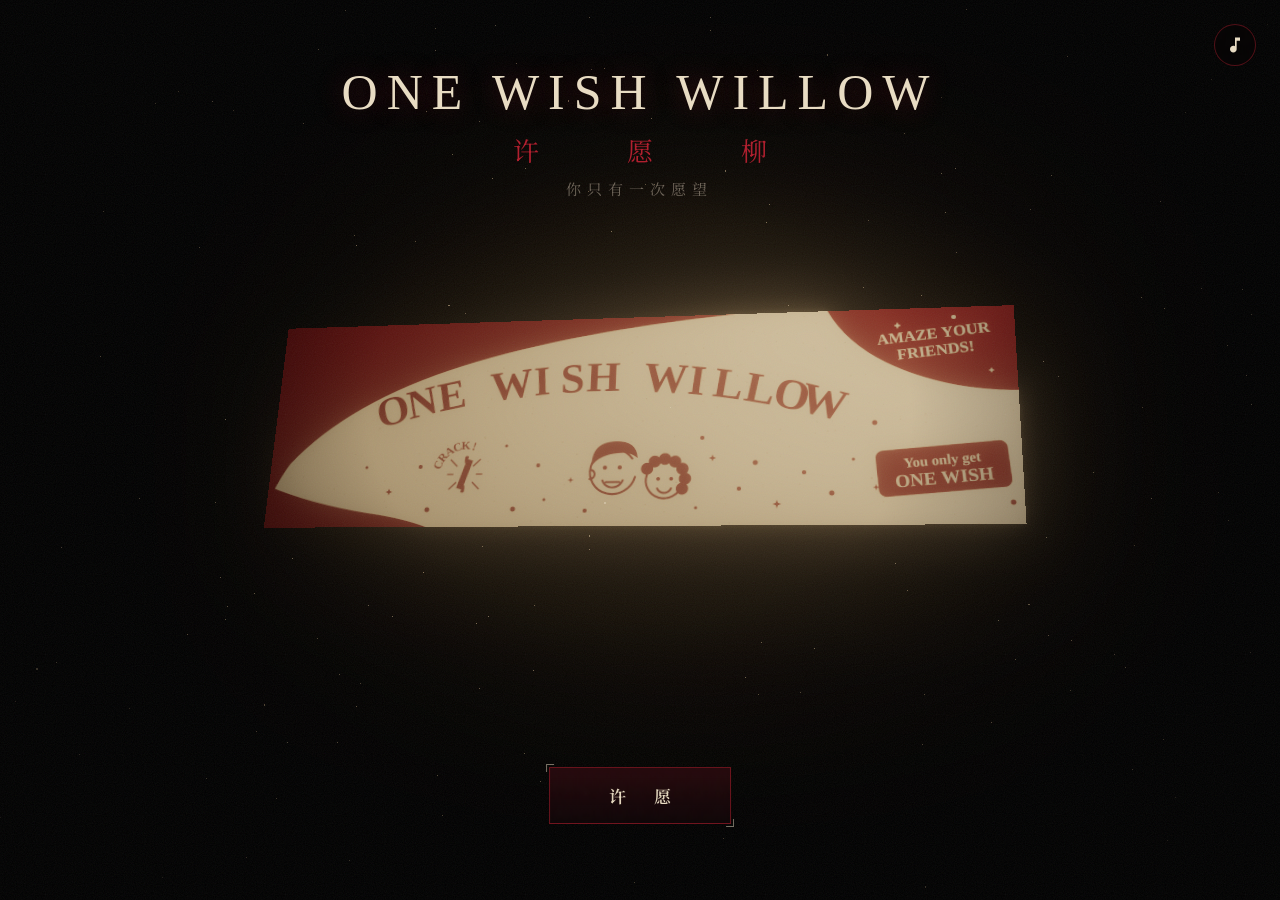
<file: xyl.html>
<!DOCTYPE html>
<html lang="zh-CN">
<head>
  <meta charset="UTF-8" />
  <meta name="viewport" content="width=device-width, initial-scale=1.0" />
  <title>许愿柳</title>
  <link rel="preconnect" href="https://fonts.googleapis.com" />
  <link rel="preconnect" href="https://fonts.gstatic.com" crossorigin />
  <link href="https://fonts.googleapis.com/css2?family=IM+Fell+English+SC&family=Noto+Serif+SC:wght@400;600;900&display=swap" rel="stylesheet" />
  <link rel="stylesheet" href="./css/willow.css?v=refactor-1" />
</head>
<body>
  <canvas id="scene"></canvas>

  <!-- 氛围层 -->
  <div id="vignette"></div>
  <div id="grain"></div>
  <div id="flash"></div>

  <!-- 3:4 竖屏录制画框黑边遮罩 -->
  <div id="recordFrame"></div>

  <!-- 裁决加载层 -->
  <div id="judging">
    <div class="loader"></div>
    <p data-i18n="judging">柳枝正在审视你的愿望……</p>
  </div>

  <div id="ui">
    <div id="ui-canvas">
      <!-- 自定义编辑模式：连点音频按钮 5 下开启/关闭 -->
      <div id="editBadge" data-i18n="editBadge">自 定 义</div>
      <div id="editToast"></div>

      <button id="musicToggle" class="music-toggle" data-i18n-label="musicLabel" aria-label="音乐开关" title="音乐开关">
        <svg viewBox="0 0 24 24" width="20" height="20" fill="currentColor">
          <path d="M12 3v10.55c-.59-.34-1.27-.55-2-.55-2.21 0-4 1.79-4 4s1.79 4 4 4 4-1.79 4-4V7h4V3h-6z"/>
        </svg>
      </button>

      <header id="title">
        <h1>ONE WISH WILLOW</h1>
        <div class="cn">许　愿　柳</div>
        <div class="tag" data-i18n="tag">你只有一次愿望</div>
      </header>

      <div id="dock">
        <div id="idlePanel" class="stage">
          <button id="btnWish" class="rune-btn" data-i18n="btnWish">许　愿</button>
        </div>

        <div id="wishPanel" class="stage hidden">
          <p class="lead" data-i18n="lead">双手握住柳枝，在心中默念——</p>
          <textarea id="wishText" rows="2" maxlength="1500" data-i18n-ph="placeholder"
            placeholder="写下你唯一的愿望……"></textarea>
          <button id="btnBreak" class="rune-btn" data-i18n="btnBreak">许 下 愿 望</button>
          <p class="hint" data-i18n-html="hint">柳枝若断，愿望必成。柳枝不断，愿望永不实现。<br/>切勿贪婪，切勿痴迷。</p>
        </div>
      </div>

      <!-- 裁决结果：独立于 #dock，以整个画布为参系居中（略偏上，方便截图） -->
      <div id="resultPanel" class="stage center hidden">
        <div id="resultTitle"></div>
        <div id="resultSub"></div>
        <button id="btnAgain" class="rune-btn hidden" data-i18n="btnAgain">再 许 一 次</button>
        <button id="btnRestart" class="rune-btn hidden" data-i18n="btnRestart">重 新 开 始</button>
      </div>
    </div>
  </div>

  <script type="importmap">
  {
    "imports": {
      "three": "./lib/three.module.js",
      "three/addons/": "./lib/jsm/"
    }
  }
  </script>
  <script type="module" src="./js/willow/main.js?v=refactor-1"></script>
</body>
</html>
</file>
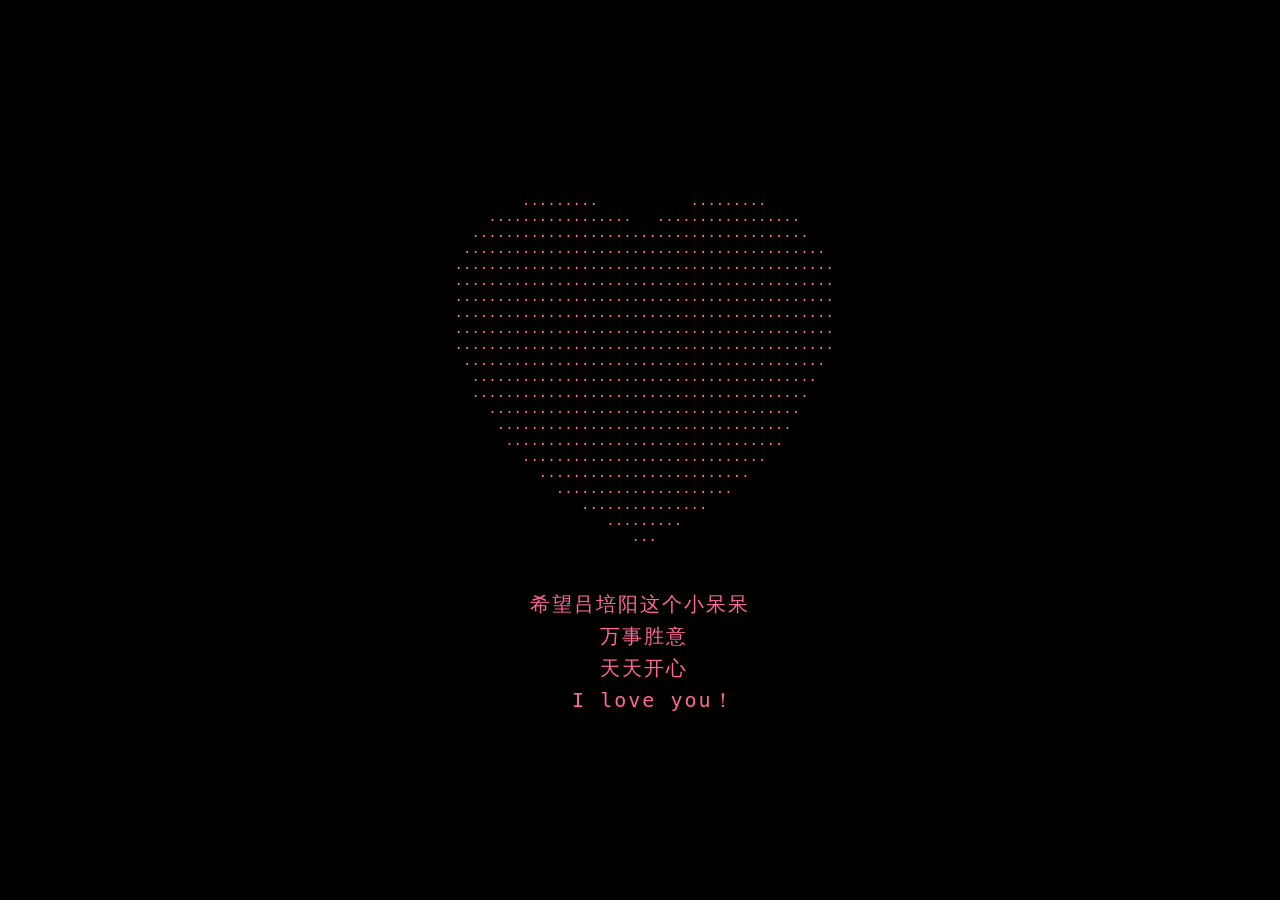
<file: 吕培阳.html>
<!DOCTYPE html>
<html lang="zh-CN">
<head>
    <meta charset="UTF-8">
    <meta name="viewport" content="width=device-width, initial-scale=1.0,user-scalable=no">
    <title>吕培阳</title>
    <style>
        * {
            margin: 0;
            padding: 0;
            box-sizing: border-box;
        }
        body {
            background-color: #000000;
            min-height: 100vh;
            display: flex;
            flex-direction: column;
            align-items: center;
            justify-content: center;
            font-family: "Consolas", monospace;
            color: #ff6699;
            white-space: pre;
            font-size: 14px;
            line-height: 16px;
        }
        .text-bottom{
            margin-top:20px;
            font-size:20px;
            letter-spacing:2px;
        }
    </style>
</head>
<body>
<pre id="heartBox"></pre>
<div class="text-bottom">希望吕培阳这个小呆呆<br><br>&nbsp;&nbsp;&nbsp;&nbsp;&nbsp;万事胜意<br><br>&nbsp;&nbsp;&nbsp;&nbsp;&nbsp;天天开心<br><br>&nbsp;&nbsp;&nbsp;I love you！</div>

<script>
function buildHeart() {
    let output = "";
    // 和C语言完全相同的循环与爱心公式
    for (let y = 1.2; y > -1.2; y -= 0.1) {
        for (let x = -1.5; x < 1.5; x += 0.05) {
            const a = x*x + y*y - 1;
            output += (a*a*a - x*x*y*y*y <= 0) ? '.' : ' ';
        }
        output += "\n";
    }
    document.getElementById("heartBox").innerText = output;
}
buildHeart();
</script>
</body>
</html>
</file>
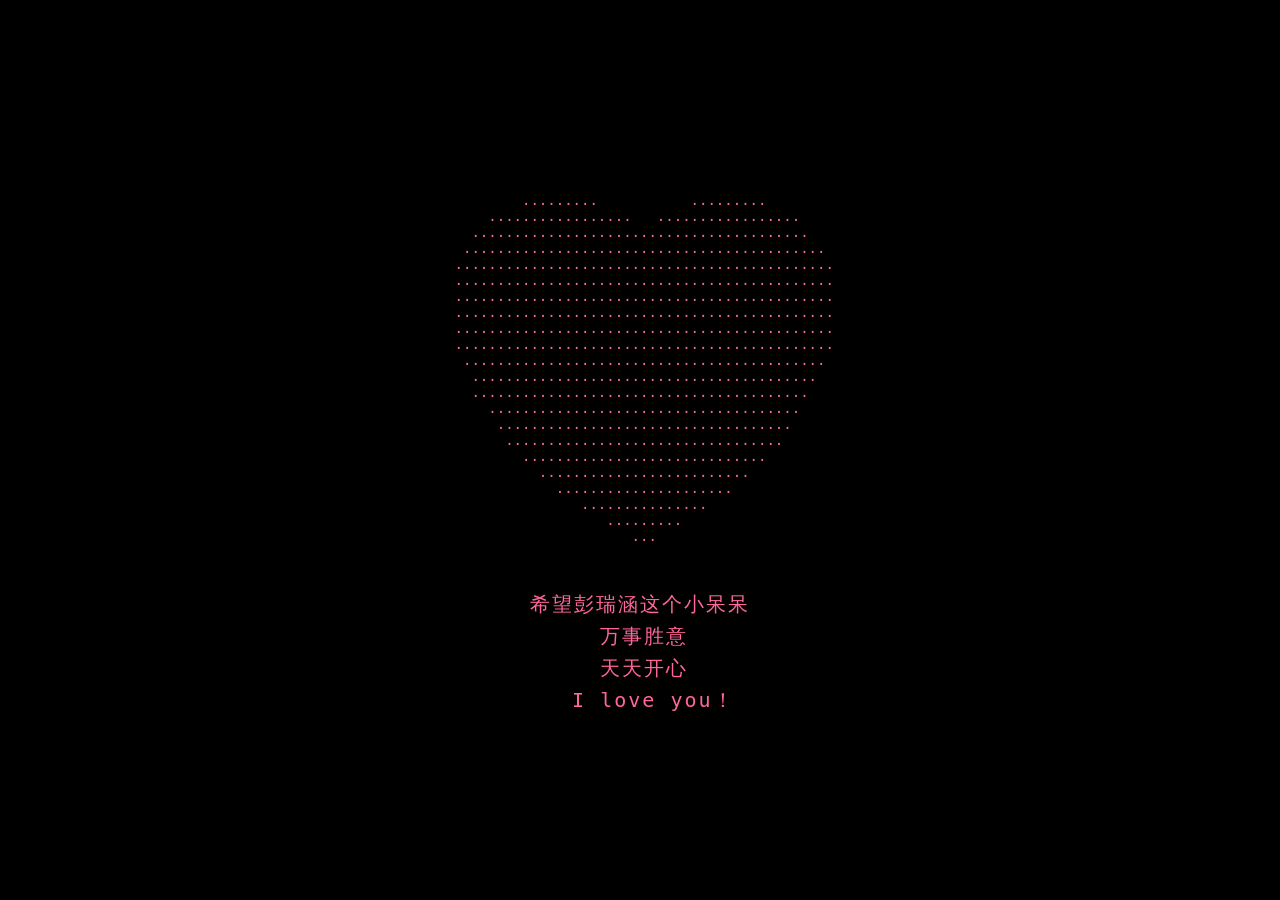
<file: 彭瑞涵.html>
<!DOCTYPE html>
<html lang="zh-CN">
<head>
    <meta charset="UTF-8">
    <meta name="viewport" content="width=device-width, initial-scale=1.0,user-scalable=no">
    <title>彭瑞涵</title>
    <style>
        * {
            margin: 0;
            padding: 0;
            box-sizing: border-box;
        }
        body {
            background-color: #000000;
            min-height: 100vh;
            display: flex;
            flex-direction: column;
            align-items: center;
            justify-content: center;
            font-family: "Consolas", monospace;
            color: #ff6699;
            white-space: pre;
            font-size: 14px;
            line-height: 16px;
        }
        .text-bottom{
            margin-top:20px;
            font-size:20px;
            letter-spacing:2px;
        }
    </style>
</head>
<body>
<pre id="heartBox"></pre>
<div class="text-bottom">希望彭瑞涵这个小呆呆<br><br>&nbsp;&nbsp;&nbsp;&nbsp;&nbsp;万事胜意<br><br>&nbsp;&nbsp;&nbsp;&nbsp;&nbsp;天天开心<br><br>&nbsp;&nbsp;&nbsp;I love you！</div>

<script>
function buildHeart() {
    let output = "";
    // 和C语言完全相同的循环与爱心公式
    for (let y = 1.2; y > -1.2; y -= 0.1) {
        for (let x = -1.5; x < 1.5; x += 0.05) {
            const a = x*x + y*y - 1;
            output += (a*a*a - x*x*y*y*y <= 0) ? '.' : ' ';
        }
        output += "\n";
    }
    document.getElementById("heartBox").innerText = output;
}
buildHeart();
</script>
</body>
</html>
</file>
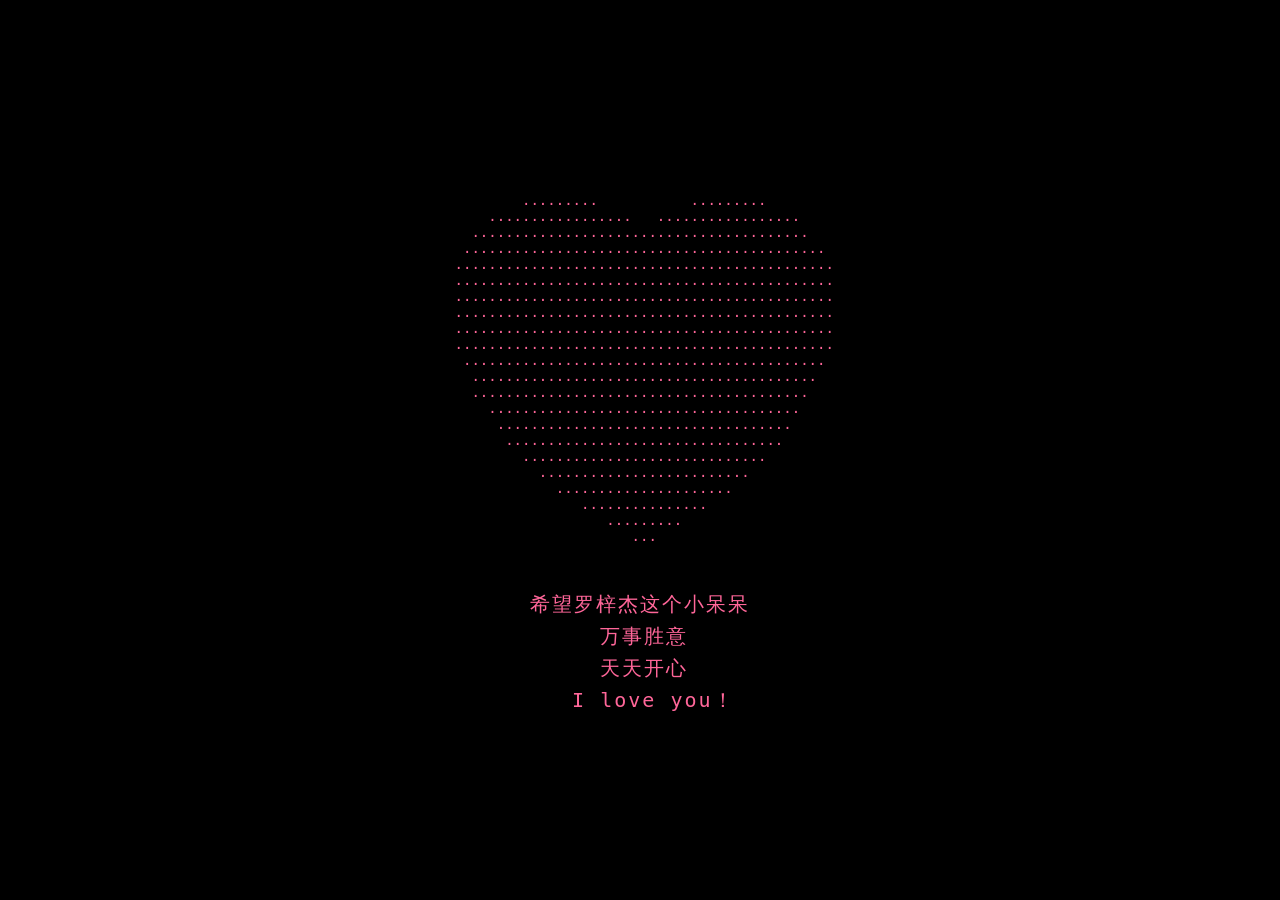
<file: 罗梓杰.html>
<!DOCTYPE html>
<html lang="zh-CN">
<head>
    <meta charset="UTF-8">
    <meta name="viewport" content="width=device-width, initial-scale=1.0,user-scalable=no">
    <title>罗梓杰</title>
    <style>
        * {
            margin: 0;
            padding: 0;
            box-sizing: border-box;
        }
        body {
            background-color: #000000;
            min-height: 100vh;
            display: flex;
            flex-direction: column;
            align-items: center;
            justify-content: center;
            font-family: "Consolas", monospace;
            color: #ff6699;
            white-space: pre;
            font-size: 14px;
            line-height: 16px;
        }
        .text-bottom{
            margin-top:20px;
            font-size:20px;
            letter-spacing:2px;
        }
    </style>
</head>
<body>
<pre id="heartBox"></pre>
<div class="text-bottom">希望罗梓杰这个小呆呆<br><br>&nbsp;&nbsp;&nbsp;&nbsp;&nbsp;万事胜意<br><br>&nbsp;&nbsp;&nbsp;&nbsp;&nbsp;天天开心<br><br>&nbsp;&nbsp;&nbsp;I love you！</div>

<script>
function buildHeart() {
    let output = "";
    // 和C语言完全相同的循环与爱心公式
    for (let y = 1.2; y > -1.2; y -= 0.1) {
        for (let x = -1.5; x < 1.5; x += 0.05) {
            const a = x*x + y*y - 1;
            output += (a*a*a - x*x*y*y*y <= 0) ? '.' : ' ';
        }
        output += "\n";
    }
    document.getElementById("heartBox").innerText = output;
}
buildHeart();
</script>
</body>
</html>
</file>
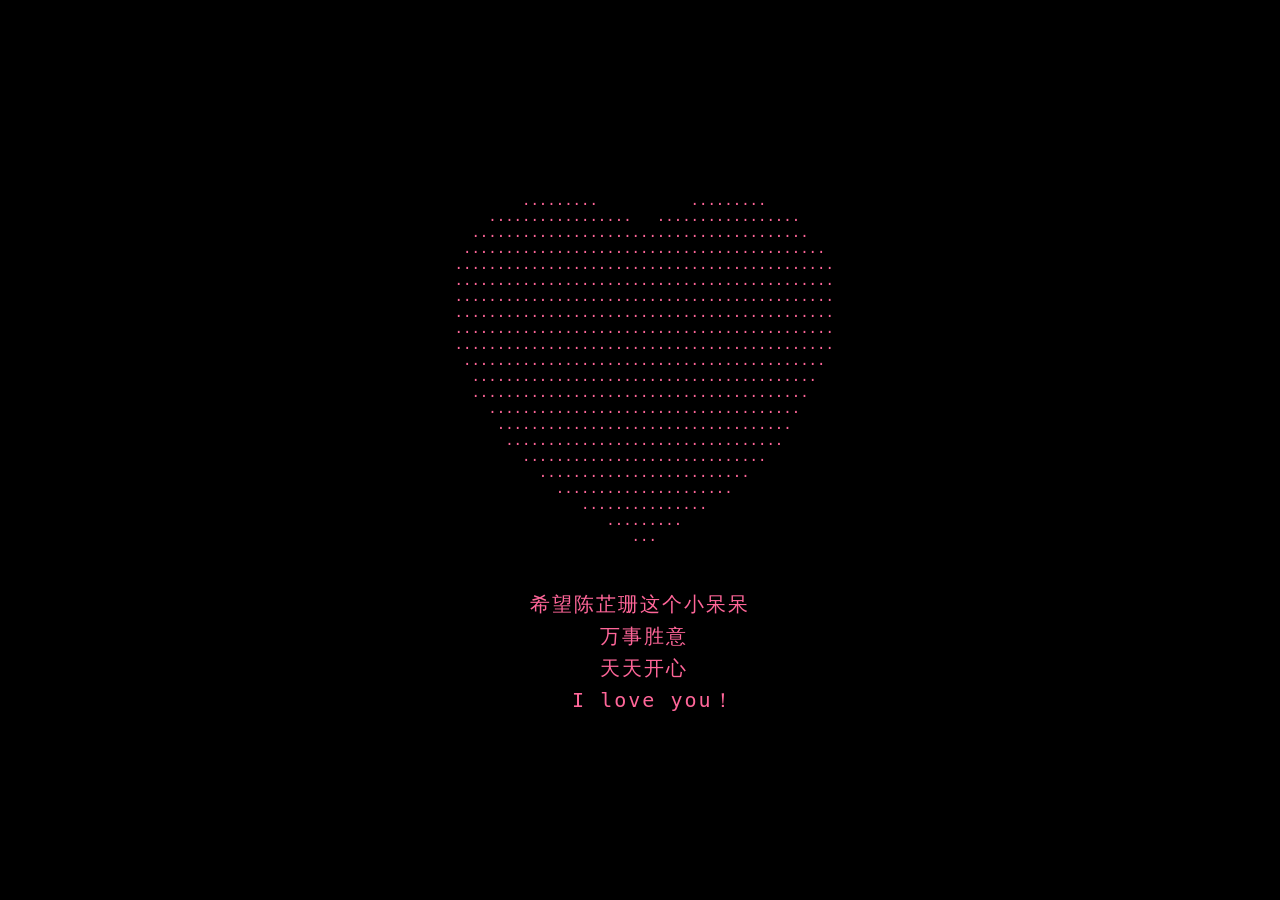
<file: 陈芷珊.html>
<!DOCTYPE html>
<html lang="zh-CN">
<head>
    <meta charset="UTF-8">
    <meta name="viewport" content="width=device-width, initial-scale=1.0,user-scalable=no">
    <title>陈芷珊</title>
    <style>
        * {
            margin: 0;
            padding: 0;
            box-sizing: border-box;
        }
        body {
            background-color: #000000;
            min-height: 100vh;
            display: flex;
            flex-direction: column;
            align-items: center;
            justify-content: center;
            font-family: "Consolas", monospace;
            color: #ff6699;
            white-space: pre;
            font-size: 14px;
            line-height: 16px;
        }
        .text-bottom{
            margin-top:20px;
            font-size:20px;
            letter-spacing:2px;
        }
    </style>
</head>
<body>
<pre id="heartBox"></pre>
<div class="text-bottom">希望陈芷珊这个小呆呆<br><br>&nbsp;&nbsp;&nbsp;&nbsp;&nbsp;万事胜意<br><br>&nbsp;&nbsp;&nbsp;&nbsp;&nbsp;天天开心<br><br>&nbsp;&nbsp;&nbsp;I love you！</div>

<script>
function buildHeart() {
    let output = "";
    // 和C语言完全相同的循环与爱心公式
    for (let y = 1.2; y > -1.2; y -= 0.1) {
        for (let x = -1.5; x < 1.5; x += 0.05) {
            const a = x*x + y*y - 1;
            output += (a*a*a - x*x*y*y*y <= 0) ? '.' : ' ';
        }
        output += "\n";
    }
    document.getElementById("heartBox").innerText = output;
}
buildHeart();
</script>
</body>
</html>
</file>
<file: css/shared.css>
/* ============================================================
   共享设计系统 —— 玻璃拟态基础层
   ------------------------------------------------------------
   只放三个玻璃风格页面（主页 / MBTI / 塔罗）共用的：
   - 字体栈与表面 token（页面可在自己的 CSS 里覆盖）
   - 全局 reset、选区、键盘焦点、减少动效

   页面样式必须在 shared.css 之后加载，才能覆盖这里的默认值。
   许愿柳（xyl.html）是独立的暗红/骨白美术方向，不引用本文件。
   ============================================================ */

:root {
  --font-body: "Outfit", "PingFang SC", "Microsoft YaHei", sans-serif;
  --font-mono: "JetBrains Mono", ui-monospace, monospace;

  /* 玻璃面：三层不透明度 + 顶部高光内描边 */
  --glass-bg: rgba(255, 255, 255, 0.055);
  --glass-bg-strong: rgba(255, 255, 255, 0.08);
  --glass-border: rgba(255, 255, 255, 0.13);
  --glass-inner: rgba(255, 255, 255, 0.06);

  /* 默认强调色（主页 / MBTI）；塔罗在自己的 CSS 里覆盖 */
  --accent: #7c9cf5;
  --accent-soft: #5a76d8;
  --accent-glow: rgba(124, 156, 245, 0.35);

  /* 默认圆角与阴影；页面可按自己的造型覆盖 */
  --r-lg: 26px;
  --r-md: 16px;
  --r-sm: 12px;
  --shadow-soft: 0 18px 50px -18px rgba(0, 0, 0, 0.6);
}

/* 三个页面原本各自重复了一遍同样的 reset，这里收敛成一份 */
* { box-sizing: border-box; margin: 0; padding: 0; }

::selection { background: var(--accent-glow); color: #fff; }

/* 键盘焦点：鼠标点击不显示，Tab 导航时统一成强调色描边。
   不在这里改 border-radius，避免聚焦瞬间改变元素造型。 */
a:focus-visible,
button:focus-visible,
input:focus-visible,
textarea:focus-visible,
[tabindex]:focus-visible {
  outline: 2px solid var(--accent);
  outline-offset: 3px;
}

@media (prefers-reduced-motion: reduce) {
  * {
    animation-duration: .001s !important;
    transition-duration: .001s !important;
  }
}
</file>
<file: css/home.css>
/* 半秋 · 个人小站 — Premium 液态毛玻璃重构
   设计语言：真实玻璃 / 单强调色 / 呼吸感排版 / 分层动效 */
:root {
  --font-display: "Space Grotesk", "PingFang SC", "Microsoft YaHei", sans-serif;
  --bg: #0d0f1a;
  --ink: #e9ecf5;
  --ink-soft: #a7aec7;
  --ink-dim: #69718e;

  --amber: #e8b45a;

  --z-nav: 60; --z-toast: 80; --z-grain: 90; --z-skip: 120;
}

html { scroll-behavior: smooth; }
body {
  font-family: var(--font-body);
  background: var(--bg); color: var(--ink);
  line-height: 1.7; overflow-x: hidden;
  -webkit-font-smoothing: antialiased;
}
/* 颗粒噪声覆盖层 */
body::after {
  content: ""; position: fixed; inset: 0; z-index: var(--z-grain);
  pointer-events: none; opacity: .5; mix-blend-mode: overlay;
  background-image: url("data:image/svg+xml,%3Csvg xmlns='http://www.w3.org/2000/svg' width='180' height='180'%3E%3Cfilter id='n'%3E%3CfeTurbulence type='fractalNoise' baseFrequency='0.85' numOctaves='2' stitchTiles='stitch'/%3E%3C/filter%3E%3Crect width='100%25' height='100%25' filter='url(%23n)' opacity='0.05'/%3E%3C/svg%3E");
}

a { text-decoration: none; color: inherit; }
img { max-width: 100%; display: block; }
button { font-family: inherit; cursor: pointer; }

.skip-link {
  position: fixed; top: -60px; left: 20px; z-index: var(--z-skip);
  background: var(--ink); color: var(--bg); padding: 10px 18px;
  border-radius: 10px; font-weight: 600; font-size: 14px; transition: top .25s;
}
.skip-link:focus { top: 16px; }

/* ============ 背景氛围 ============ */
.bg-scene {
  position: fixed; inset: 0; z-index: -1; overflow: hidden;
  background:
    radial-gradient(1100px 600px at 12% -8%, rgba(124,156,245,.20), transparent 60%),
    radial-gradient(900px 560px at 100% 8%, rgba(232,180,90,.10), transparent 55%),
    radial-gradient(1200px 800px at 70% 110%, rgba(90,118,216,.16), transparent 60%),
    var(--bg);
}
.bg-scene::before {
  content: ""; position: absolute; inset: 0;
  background:
    radial-gradient(2px 2px at 10% 20%, rgba(255,255,255,.4), transparent 50%),
    radial-gradient(2px 2px at 80% 12%, rgba(255,255,255,.3), transparent 50%),
    radial-gradient(1.6px 1.6px at 50% 70%, rgba(255,255,255,.3), transparent 50%);
  background-size: 260px 260px; opacity: .5;
}
.orb { position: absolute; border-radius: 50%; filter: blur(70px); will-change: transform; pointer-events: none; }
.orb-1 { width: 420px; height: 420px; left: -120px; top: 10%; background: var(--accent-glow); animation: drift1 22s ease-in-out infinite; }
.orb-2 { width: 340px; height: 340px; right: -100px; top: 40%; background: rgba(232,180,90,.14); animation: drift2 26s ease-in-out infinite; }
.orb-3 { width: 300px; height: 300px; left: 45%; bottom: -120px; background: rgba(90,118,216,.18); animation: drift3 30s ease-in-out infinite; }
@keyframes drift1 { 0%,100%{ transform: translate(0,0) scale(1);} 50%{ transform: translate(60px,-40px) scale(1.08);} }
@keyframes drift2 { 0%,100%{ transform: translate(0,0) scale(1);} 50%{ transform: translate(-50px,30px) scale(.94);} }
@keyframes drift3 { 0%,100%{ transform: translate(0,0) scale(1);} 50%{ transform: translate(30px,40px) scale(1.05);} }

/* ============ 导航栏（悬浮玻璃） ============ */
.navbar {
  position: fixed; top: 16px; left: 50%; transform: translateX(-50%);
  z-index: var(--z-nav);
  display: flex; align-items: center; justify-content: space-between; gap: 18px;
  width: min(1120px, calc(100% - 32px)); padding: 10px 18px; border-radius: 20px;
  background: var(--glass-bg);
  backdrop-filter: blur(5px) saturate(150%);
  -webkit-backdrop-filter: blur(5px) saturate(150%);
  border: 1px solid var(--glass-border);
  box-shadow: var(--shadow-soft), inset 0 1px 0 var(--glass-inner);
}
.brand { display: flex; align-items: center; gap: 12px; font-family: var(--font-display); font-weight: 600; font-size: 17px; }
.brand-avatar {
  width: 38px; height: 38px; border-radius: 12px; object-fit: cover;
  object-position: center; border: 1px solid var(--glass-border);
  box-shadow: 0 4px 14px rgba(0,0,0,.4);
}
.brand .brand-dot { width: 8px; height: 8px; border-radius: 50%; background: var(--accent); box-shadow: 0 0 12px var(--accent-glow); }
.nav-menu { display: flex; align-items: center; gap: 6px; list-style: none; }
.nav-menu a {
  position: relative; font-size: 14.5px; font-weight: 500; color: var(--ink-soft);
  padding: 8px 14px; border-radius: 12px; transition: color .2s, background .2s;
}
.nav-menu a:hover { color: var(--ink); background: var(--glass-bg-strong); }
.nav-menu a.active { color: var(--ink); }
.nav-menu a.active::after {
  content: ""; position: absolute; left: 50%; bottom: 2px; transform: translateX(-50%);
  width: 18px; height: 3px; border-radius: 3px; background: var(--accent); box-shadow: 0 0 10px var(--accent-glow);
}
.hamburger { display: none; flex-direction: column; gap: 5px; background: none; border: none; padding: 8px; z-index: var(--z-nav); }
.hamburger span { width: 22px; height: 2.4px; background: var(--ink); border-radius: 2px; transition: all .3s cubic-bezier(.2,.8,.2,1); }
.hamburger.active span:nth-child(1) { transform: translateY(7.4px) rotate(45deg); }
.hamburger.active span:nth-child(2) { opacity: 0; }
.hamburger.active span:nth-child(3) { transform: translateY(-7.4px) rotate(-45deg); }

/* ============ Hero ============ */
.hero {
  min-height: 100dvh;
  display: flex; flex-direction: column; align-items: flex-start; justify-content: center;
  padding: 150px max(24px, 6vw) 100px; max-width: 1320px; margin: 0 auto; position: relative;
}
.hero .kicker {
  display: inline-flex; align-items: center; gap: 8px;
  font-family: var(--font-mono); font-size: 13px; letter-spacing: .12em; color: var(--amber);
  padding: 8px 16px; border-radius: 999px;
  background: var(--glass-bg); border: 1px solid var(--glass-border);
  backdrop-filter: blur(12px); margin-bottom: 28px;
}
.hero h1 {
  font-family: var(--font-display);
  font-size: clamp(2.8rem, 9vw, 6rem); line-height: 1.04; letter-spacing: -0.02em; font-weight: 700;
  max-width: 13ch; text-wrap: balance;
}
.hero h1 .grad {
  background: linear-gradient(100deg, #cfdbff 0%, var(--accent) 55%, var(--amber) 120%);
  -webkit-background-clip: text; background-clip: text; color: transparent;
}
.hero .stats {
  display: flex; gap: 34px; margin: 34px 0 22px;
  font-family: var(--font-display); font-weight: 600; font-size: clamp(1.05rem, 2.6vw, 1.5rem);
  color: var(--ink-soft);
}
.hero .stats b { color: var(--accent); font-family: var(--font-mono); font-weight: 600; margin-right: 4px; }
.hero .slogan {
  font-size: clamp(1rem, 2.2vw, 1.28rem); color: var(--ink-soft);
  font-style: italic; opacity: .92; max-width: 40ch;
}
.typing-cursor {
  display: inline-block; width: 2px; margin-left: 3px; background: var(--accent);
  height: 1.1em; vertical-align: -0.15em; animation: blink 0.85s step-end infinite;
}
@keyframes blink { 0%,50%{ opacity:1;} 50.01%,100%{ opacity:0;} }
.hero .scroll-hint {
  position: absolute; bottom: 30px; left: max(24px, 6vw);
  display: flex; align-items: center; gap: 10px;
  font-size: 12.5px; color: var(--ink-dim); letter-spacing: .08em;
}
.hero .scroll-hint::before { content: ""; width: 26px; height: 1px; background: var(--ink-dim); }

/* ============ 内容区块 ============ */
.section { max-width: 1040px; margin: 0 auto; padding: 96px 24px; }
.section-title {
  font-family: var(--font-display); font-size: clamp(1.7rem, 4.4vw, 2.4rem);
  font-weight: 700; letter-spacing: -0.01em; margin-bottom: 16px;
  display: flex; align-items: center; gap: 16px;
}
.section-title .num {
  font-family: var(--font-mono); font-size: .72em; color: var(--accent);
  border: 1px solid var(--glass-border); background: var(--glass-bg);
  padding: 4px 12px; border-radius: 12px;
}
.section-sub { color: var(--ink-soft); max-width: 52ch; margin-bottom: 48px; }
.glass-card {
  background: var(--glass-bg);
  backdrop-filter: blur(26px) saturate(140%);
  -webkit-backdrop-filter: blur(26px) saturate(140%);
  border-radius: var(--r-lg); border: 1px solid var(--glass-border);
  box-shadow: var(--shadow-soft), inset 0 1px 0 var(--glass-inner);
  padding: 34px;
}

/* ============ 关于我 ============ */
.about-list { list-style: none; }
.about-list li {
  display: flex; align-items: flex-start; gap: 14px;
  padding: 15px 0; border-bottom: 1px solid var(--glass-border);
  font-size: 1.02rem; color: var(--ink-soft);
}
.about-list li:last-child { border-bottom: none; }
.about-list .about-ico {
  flex: none; width: 34px; height: 34px; border-radius: 9px;
  display: flex; align-items: center; justify-content: center;
  background: var(--glass-bg-strong); border: 1px solid var(--glass-border); color: var(--accent);
}
.about-list strong { color: var(--ink); font-weight: 600; margin-right: 4px; }

/* ============ 作品集 ============ */
.projects-grid { display: grid; grid-template-columns: repeat(auto-fit, minmax(280px, 1fr)); gap: 22px; }
.project-card {
  background: var(--glass-bg);
  backdrop-filter: blur(26px) saturate(140%);
  -webkit-backdrop-filter: blur(26px) saturate(140%);
  border-radius: var(--r-lg); border: 1px solid var(--glass-border);
  box-shadow: var(--shadow-soft), inset 0 1px 0 var(--glass-inner);
  padding: 26px; display: flex; flex-direction: column; gap: 14px;
  position: relative; overflow: hidden;
  transition: transform .35s cubic-bezier(.2,.8,.2,1), border-color .3s, box-shadow .35s;
}
.project-card::before {
  content: ""; position: absolute; top: 0; left: 10%; right: 10%; height: 1px;
  background: linear-gradient(90deg, transparent, var(--accent-glow), transparent);
  opacity: 0; transition: opacity .3s;
}
.project-card:hover { transform: translateY(-8px); border-color: rgba(124,156,245,.35); }
.project-card:hover::before { opacity: 1; }
.project-icon {
  width: 56px; height: 56px; border-radius: 16px;
  display: flex; align-items: center; justify-content: center;
  background: linear-gradient(135deg, rgba(124,156,245,.28), rgba(90,118,216,.18));
  border: 1px solid var(--glass-border); color: #cfdbff;
  box-shadow: inset 0 1px 0 var(--glass-inner);
}
.project-card h3 { font-family: var(--font-display); font-size: 1.3rem; font-weight: 600; margin-top: 2px; }
.project-card p { color: var(--ink-soft); font-size: .95rem; flex: 1; }
.project-note { font-size: .8rem; color: var(--ink-dim); font-style: italic; }
.kernel-icon { width: 56px; height: 56px; border-radius: 14px; object-fit: cover; }

.btn {
  display: inline-flex; align-items: center; justify-content: center; gap: 8px;
  padding: 11px 20px; border-radius: 14px; border: none;
  font-size: .92rem; font-weight: 600; text-align: center;
  transition: transform .2s cubic-bezier(.2,.8,.2,1), box-shadow .25s, background .2s, opacity .2s;
  will-change: transform;
}
.btn:active { transform: scale(.97); }
.btn-primary { background: linear-gradient(135deg, var(--accent), var(--accent-soft)); color: #fff; box-shadow: 0 10px 24px -10px var(--accent-glow); }
.btn-primary:hover { transform: translateY(-2px); box-shadow: 0 16px 30px -12px var(--accent-glow); }
.btn-disabled { background: rgba(255,255,255,.06); color: var(--ink-dim); cursor: not-allowed; border: 1px solid var(--glass-border); }

/* ============ 联系我 ============ */
.contact.section { text-align: center; padding-top: 80px; }
.contact .section-title { justify-content: center; }
.contact-list { list-style: none; font-size: 1.05rem; color: var(--ink-soft); }
.contact-list li { padding: 12px 0; display: flex; align-items: center; justify-content: center; gap: 10px; flex-wrap: wrap; }
.contact-list svg { color: var(--accent); flex: none; }
.copy-link { color: var(--accent); border-bottom: 1px dashed var(--accent); cursor: pointer; font-family: var(--font-mono); font-size: .95em; transition: color .2s, border-color .2s; }
.copy-link:hover { color: var(--amber); border-color: var(--amber); }
.handle { font-family: var(--font-display); font-size: 1.4rem; font-weight: 600; color: var(--accent); margin-top: 22px; letter-spacing: .02em; }
.copyright { margin-top: 30px; font-size: .9rem; color: var(--ink-dim); }

/* ============ 页脚 ============ */
footer { border-top: 1px solid var(--glass-border); padding: 40px 24px; text-align: center; color: var(--ink-dim); font-size: .86rem; }
.footer-links { display: flex; justify-content: center; gap: 26px; margin-bottom: 14px; flex-wrap: wrap; }
.footer-links a { color: var(--ink-soft); transition: color .2s; }
.footer-links a:hover { color: var(--accent); }

/* ============ 轻提示 ============ */
.toast {
  position: fixed; top: 90px; left: 50%; transform: translateX(-50%) translateY(-16px);
  background: rgba(24,28,44,.9); backdrop-filter: blur(18px); border: 1px solid var(--glass-border);
  color: var(--ink); padding: 12px 24px; border-radius: 999px;
  font-size: .92rem; font-weight: 500; opacity: 0; pointer-events: none; z-index: var(--z-toast);
  transition: all .3s cubic-bezier(.2,.8,.2,1); box-shadow: var(--shadow-soft);
}
.toast.show { opacity: 1; transform: translateX(-50%) translateY(0); }

/* ============ 滚动进入动画 ============ */
.reveal { opacity: 0; transform: translateY(26px); transition: opacity .7s ease, transform .7s cubic-bezier(.2,.8,.2,1); }
.reveal.in { opacity: 1; transform: none; }

/* ============ 响应式 ============ */
@media (max-width: 760px) {
  .hamburger { display: flex; }
  .nav-menu {
    position: fixed; top: 74px; left: 50%; transform: translateX(-50%);
    width: min(1120px, calc(100% - 32px));
    flex-direction: column; align-items: stretch; gap: 4px;
    background: rgba(18,21,34,.92); backdrop-filter: blur(24px) saturate(140%);
    box-shadow: none;
    max-height: 0; overflow: hidden; padding: 0 10px;
    transition: max-height .35s cubic-bezier(.2,.8,.2,1), padding .3s;
  }
  .nav-menu.open { max-height: 320px; padding: 12px 10px; }
  .nav-menu a { display: block; padding: 13px 16px; }
  .nav-menu a.active::after { left: 16px; bottom: auto; transform: none; width: 3px; height: 16px; top: 50%; margin-top: -8px; }
  .section { padding: 64px 18px; }
  .projects-grid { grid-template-columns: 1fr; }
  .hero .stats { flex-direction: column; gap: 10px; align-items: flex-start; }
  .glass-card { padding: 22px; }
}
@media (prefers-reduced-motion: reduce) {
  /* 动效时长统一交给 shared.css，这里只保证内容不被入场动画藏住 */
  .reveal { opacity: 1; transform: none; }
}
</file>
<file: css/mbti.css>
/* ============================================================
   MBTI 16型人格测试 — Premium 液态毛玻璃重构
   设计语言：真实玻璃 / 单强调色 / 呼吸感排版 / 分层动效
   ============================================================ */
:root {
  --bg: #0b0e1c;
  --bg-soft: #141833;

  --text: #e8ecf5;
  --text-soft: #b4bcd6;
  --text-dim: #7c84a8;

  --pink: #f06292;
  --green: #4ade80;

  --shadow: 0 18px 50px -18px rgba(0, 0, 0, 0.65);
  --r-lg: 24px;

}

html, body { height: 100%; }
body {
  min-height: 100vh;
  min-height: 100dvh;
  display: flex; flex-direction: column;
  background: var(--bg); color: var(--text);
  font-family: var(--font-body);
  -webkit-font-smoothing: antialiased;
  line-height: 1.6;
  overflow-x: hidden;
}
::selection { background: var(--accent-glow); color: #fff; }

/* 背景氛围 + 星点 */
body::before {
  content: ""; position: fixed; inset: 0; z-index: -2;
  background:
    radial-gradient(1100px 600px at 10% -8%, rgba(124,156,245,.18), transparent 60%),
    radial-gradient(900px 560px at 100% 8%, rgba(240,98,146,.10), transparent 55%),
    radial-gradient(1200px 800px at 70% 115%, rgba(90,118,216,.14), transparent 60%),
    var(--bg);
}
body::after {
  content: ""; position: fixed; inset: 0; z-index: 90; pointer-events: none;
  opacity: .5; mix-blend-mode: overlay;
  background-image:
    radial-gradient(1.6px 1.6px at 12% 22%, rgba(255,255,255,.35), transparent 50%),
    radial-gradient(1.6px 1.6px at 82% 14%, rgba(255,255,255,.28), transparent 50%),
    radial-gradient(1.4px 1.4px at 48% 72%, rgba(255,255,255,.25), transparent 50%);
  background-size: 280px 280px;
}

#app { flex: 1; display: flex; flex-direction: column; }

.page { display: none; flex: 1; flex-direction: column; }
.page.active { display: flex; animation: pageIn .45s cubic-bezier(.2,.8,.2,1); }
@keyframes pageIn { from { opacity: 0; transform: translateY(14px); } to { opacity: 1; transform: none; } }

/* ---------- 公共 ---------- */
.wrap { width: 100%; max-width: 760px; margin: 0 auto; padding: 24px 20px; }

.btn {
  display: inline-flex; align-items: center; justify-content: center; gap: 8px;
  padding: 14px 22px; border: none; border-radius: 14px;
  background: linear-gradient(135deg, var(--accent), var(--accent-soft));
  color: #fff; font-size: 16px; font-weight: 600;
  cursor: pointer; transition: transform .2s cubic-bezier(.2,.8,.2,1), box-shadow .25s, background .2s, opacity .2s;
  -webkit-tap-highlight-color: transparent; font-family: inherit;
  box-shadow: 0 12px 26px -12px var(--accent-glow);
}
.btn:hover { transform: translateY(-2px); box-shadow: 0 18px 32px -12px var(--accent-glow); filter: brightness(1.04); }
.btn:active { transform: scale(.97); }
.btn.block { width: 100%; }
.btn.ghost {
  background: var(--glass-bg); color: var(--text-soft); border: 1px solid var(--glass-border);
  box-shadow: inset 0 1px 0 var(--glass-inner); backdrop-filter: blur(12px);
}
.btn.ghost:hover { background: var(--glass-bg-strong); color: var(--text); }
.btn.sm { padding: 9px 14px; font-size: 13px; border-radius: 10px; }
.btn[disabled] { opacity: .4; cursor: not-allowed; transform: none; }

.brand { display: inline-flex; align-items: center; gap: 8px; font-weight: 700; cursor: pointer; }
.brand .dot { width: 10px; height: 10px; border-radius: 50%; background: linear-gradient(135deg, var(--accent), var(--pink)); box-shadow: 0 0 10px var(--accent-glow); }

.topbar {
  display: flex; align-items: center; justify-content: space-between;
  padding: 16px 20px; border-bottom: 1px solid var(--glass-border);
  position: sticky; top: 0; z-index: 10;
  background: rgba(11, 14, 28, 0.6);
  backdrop-filter: blur(24px) saturate(150%);
  -webkit-backdrop-filter: blur(24px) saturate(150%);
}

/* ---------- 页面1 首页 ---------- */
#page-home { justify-content: center; text-align: center; padding: 40px 20px; }
.home-hero { max-width: 640px; margin: auto; }
.home-hero h1 { font-size: clamp(28px, 6vw, 44px); line-height: 1.2; letter-spacing: 1px; margin-bottom: 16px; }
.home-hero h1 .grad {
  background: linear-gradient(110deg, #cfdbff 0%, var(--accent) 55%, var(--pink) 130%);
  -webkit-background-clip: text; background-clip: text; color: transparent;
}
.home-hero p.lead { color: var(--text-soft); font-size: 17px; margin-bottom: 28px; }
.features {
  display: grid; grid-template-columns: repeat(3, 1fr); gap: 12px; margin: 28px 0;
}
.feature {
  background: var(--glass-bg); border: 1px solid var(--glass-border); border-radius: var(--r-md);
  padding: 16px 12px; backdrop-filter: blur(20px) saturate(140%);
  box-shadow: inset 0 1px 0 var(--glass-inner);
  transition: transform .25s cubic-bezier(.2,.8,.2,1), border-color .25s;
}
.feature:hover { transform: translateY(-4px); border-color: rgba(124,156,245,.3); }
.feature .ico { font-size: 22px; margin-bottom: 6px; }
.feature .t { font-size: 13px; color: var(--text-soft); }
.home-cta { display: flex; flex-direction: column; gap: 12px; align-items: center; margin-top: 8px; }
.home-note { color: var(--text-dim); font-size: 13px; margin-top: 20px; font-family: var(--font-mono); }

/* ---------- 页面2 答题页 ---------- */
.quiz-progress { display: flex; align-items: center; gap: 12px; margin-bottom: 8px; }
.quiz-progress .bar { flex: 1; height: 8px; background: rgba(255,255,255,.08); border-radius: 99px; overflow: hidden; box-shadow: inset 0 1px 0 rgba(0,0,0,.3); }
.quiz-progress .bar > i {
  display: block; height: 100%; width: 0%; border-radius: 99px;
  background: linear-gradient(90deg, var(--accent), var(--pink));
  transition: width .45s cubic-bezier(.2,.8,.2,1);
  box-shadow: 0 0 12px var(--accent-glow);
}
.quiz-progress .num { font-size: 13px; color: var(--text-dim); white-space: nowrap; font-family: var(--font-mono); font-variant-numeric: tabular-nums; }

.quiz-card { flex: 1; display: flex; flex-direction: column; justify-content: center; }
.q-index { text-align: center; color: var(--text-dim); font-size: 14px; letter-spacing: 1px; margin-bottom: 10px; font-family: var(--font-mono); }
.q-text { text-align: center; font-size: clamp(20px, 5vw, 26px); line-height: 1.55; padding: 0 8px; margin-bottom: 28px; font-weight: 600; }

.options { display: flex; flex-direction: column; gap: 12px; max-width: 560px; margin: 0 auto; width: 100%; }
.opt {
  display: flex; align-items: center; gap: 14px;
  padding: 16px 18px; border: 1px solid var(--glass-border); border-radius: var(--r-md);
  background: var(--glass-bg); color: var(--text); cursor: pointer;
  transition: transform .15s cubic-bezier(.2,.8,.2,1), border-color .2s, background .2s, box-shadow .2s;
  -webkit-tap-highlight-color: transparent; font-size: 16px; font-family: inherit; text-align: left;
  backdrop-filter: blur(16px) saturate(130%);
  box-shadow: inset 0 1px 0 var(--glass-inner);
}
.opt:hover { border-color: rgba(124,156,245,.5); transform: translateX(4px); }
.opt:active { transform: scale(.98); }
.opt .marker {
  width: 28px; height: 28px; border-radius: 50%; flex: none;
  border: 2px solid var(--glass-border); display: flex; align-items: center; justify-content: center;
  font-size: 12px; color: var(--text-dim); font-weight: 700; font-family: var(--font-mono);
  transition: all .2s;
}
.opt.selected { border-color: var(--accent); background: rgba(124,156,245,.12); }
.opt.selected .marker { border-color: var(--accent); background: linear-gradient(135deg, var(--accent), var(--accent-soft)); color: #fff; box-shadow: 0 0 12px var(--accent-glow); }

.quiz-foot { display: flex; gap: 12px; padding-top: 16px; }
.quiz-foot .spacer { flex: 1; }

/* ---------- 页面3 加载页 ---------- */
#page-loading { justify-content: center; align-items: center; text-align: center; gap: 24px; }
.spinner {
  width: 56px; height: 56px; border-radius: 50%;
  border: 4px solid rgba(255,255,255,.08); border-top-color: var(--accent);
  animation: spin .9s linear infinite;
  box-shadow: 0 0 30px var(--accent-glow);
}
@keyframes spin { to { transform: rotate(360deg); } }
#page-loading .ld-text { color: var(--text-soft); font-size: 18px; }
#page-loading .ld-sub { color: var(--text-dim); font-size: 13px; font-family: var(--font-mono); }

/* ---------- 页面4 结果页 ---------- */
.result-hero { text-align: center; padding: 24px 0 12px; }
.result-code { display: inline-flex; flex-direction: column; align-items: center; gap: 6px; padding: 8px 0; }
.result-code .letters {
  font-size: clamp(48px, 14vw, 84px); font-weight: 800; letter-spacing: 6px; line-height: 1;
  background: linear-gradient(110deg, #cfdbff 0%, var(--accent) 50%, var(--pink) 120%);
  -webkit-background-clip: text; background-clip: text; color: transparent;
  font-family: var(--font-mono);
}
.result-code .rname { font-size: clamp(20px, 5vw, 26px); color: var(--text); font-weight: 700; }

.dim-bars { display: flex; flex-direction: column; gap: 18px; max-width: 560px; margin: 16px auto 24px; }
.dim-row .dim-labels { display: flex; justify-content: space-between; font-size: 13px; margin-bottom: 8px; }
.dim-row .dim-labels .left, .dim-row .dim-labels .right { display: flex; gap: 6px; align-items: center; }
.dim-row .dim-labels .pct { color: var(--text-dim); font-variant-numeric: tabular-nums; font-family: var(--font-mono); }
.dim-row .dim-labels .win { color: var(--text); font-weight: 700; }
.dim-row .dim-labels .win .pct { color: var(--accent); }
.dim-bar { height: 10px; background: rgba(255,255,255,.08); border-radius: 99px; position: relative; overflow: hidden; box-shadow: inset 0 1px 0 rgba(0,0,0,.3); }
.dim-bar .fill {
  position: absolute; top: 0; left: 0; bottom: 0; width: 0%;
  background: linear-gradient(90deg, var(--accent), var(--accent-soft));
  border-radius: 99px; transition: width 1s cubic-bezier(.2,.8,.2,1);
  box-shadow: 0 0 12px var(--accent-glow);
}
.dim-bar .mid { position: absolute; top: -3px; bottom: -3px; left: 50%; width: 2px; background: rgba(255,255,255,.25); }

.card {
  background: var(--glass-bg); border: 1px solid var(--glass-border); border-radius: var(--r-md);
  padding: 18px; margin-bottom: 14px;
  backdrop-filter: blur(20px) saturate(140%);
  box-shadow: var(--shadow), inset 0 1px 0 var(--glass-inner);
}
.card h3 { font-size: 15px; color: var(--text-dim); margin-bottom: 10px; font-weight: 600; letter-spacing: .5px; }
.card p { color: var(--text-soft); font-size: 15px; }
.card ul { list-style: none; display: flex; flex-direction: column; gap: 8px; }
.card ul li { color: var(--text-soft); font-size: 15px; padding-left: 18px; position: relative; }
.card ul li::before { content: '•'; position: absolute; left: 4px; color: var(--accent); }
.scene-grid { display: grid; grid-template-columns: 64px 1fr; gap: 6px 12px; }
.scene-grid .sk { color: var(--text-dim); font-size: 13px; padding-top: 2px; }
.scene-grid .sv { color: var(--text-soft); font-size: 15px; }
.tags { display: flex; flex-wrap: wrap; gap: 8px; }
.tag {
  padding: 6px 14px; border-radius: 99px; font-size: 13px;
  background: rgba(124,156,245,.12); color: var(--text); border: 1px solid rgba(124,156,245,.25);
  transition: background .2s, transform .2s;
}
.tag:hover { background: rgba(124,156,245,.2); transform: translateY(-2px); }
.result-actions { display: flex; gap: 10px; flex-wrap: wrap; margin-top: 8px; }
.result-actions .btn { flex: 1; min-width: 140px; }

/* 雷达图 */
.radar-wrap { display: flex; justify-content: center; margin: 8px 0 4px; }
.radar-wrap svg { width: min(320px, 80vw); height: auto; }

/* ---------- 页面5 图鉴页 ---------- */
.gallery-grid { display: grid; grid-template-columns: repeat(auto-fill, minmax(150px, 1fr)); gap: 12px; }
.gcell {
  background: var(--glass-bg); border: 1px solid var(--glass-border); border-radius: var(--r-md);
  padding: 14px; cursor: pointer; text-align: left; font-family: inherit; color: inherit;
  backdrop-filter: blur(16px) saturate(130%);
  box-shadow: inset 0 1px 0 var(--glass-inner);
  transition: transform .18s cubic-bezier(.2,.8,.2,1), border-color .2s, background .2s;
}
.gcell:hover { border-color: rgba(124,156,245,.4); transform: translateY(-2px); background: var(--glass-bg-strong); }
.gcell .gc { font-size: 18px; font-weight: 800; letter-spacing: 2px; font-family: var(--font-mono); }
.gcell .gn { font-size: 14px; color: var(--text-soft); margin-top: 2px; }
.gcell .gd { font-size: 12px; color: var(--text-dim); margin-top: 6px; }

/* 图鉴详情弹层 */
.overlay { position: fixed; inset: 0; background: rgba(3,5,12,.7); display: none; z-index: 50; padding: 20px; backdrop-filter: blur(10px); }
.overlay.show { display: flex; align-items: center; justify-content: center; animation: overlayIn .3s cubic-bezier(.2,.8,.2,1); }
@keyframes overlayIn { from { opacity: 0; } to { opacity: 1; } }
.overlay .obox { max-width: 520px; width: 100%; max-height: 82vh; overflow-y: auto; }

/* toast */
.toast {
  position: fixed; left: 50%; bottom: 28px; transform: translateX(-50%);
  background: rgba(42,47,74,.92); color: var(--text); padding: 10px 18px; border-radius: 99px;
  font-size: 14px; border: 1px solid var(--glass-border); z-index: 100;
  opacity: 0; pointer-events: none; transition: opacity .25s, transform .25s cubic-bezier(.2,.8,.2,1);
  backdrop-filter: blur(16px);
}
.toast.show { opacity: 1; transform: translateX(-50%) translateY(-6px); }
.muted { color: var(--text-dim); }
.center { text-align: center; }
.mt8 { margin-top: 8px; } .mt16 { margin-top: 16px; } .mb8 { margin-bottom: 8px; } .mb16 { margin-bottom: 16px; }

/* 无障碍焦点 */

/* ---------- 响应式 ---------- */
@media (max-width: 480px) {
  .features { grid-template-columns: 1fr; }
  .scene-grid { grid-template-columns: 56px 1fr; }
  .wrap { padding: 18px 14px; }
}
</file>
<file: css/tarot.css>
/* ============================================================
   心念塔罗 — Premium 液态毛玻璃重构
   设计语言：真实玻璃 / 星空氛围 / 呼吸感排版 / 分层动效
   ============================================================ */

:root {
  --font-serif: "Cormorant Garamond", "Songti SC", serif;

  --bg-1: #150a2e;
  --bg-2: #2a1552;

  --accent: #b388ff;
  --accent-2: #7c4dff;
  --gold: #e8c56a;
  --text-mut: rgba(255, 255, 255, 0.65);

  --r-lg: 32px;
  --r-md: 18px;
  --shadow: 0 30px 70px -20px rgba(0, 0, 0, 0.7);
}

html { scroll-behavior: smooth; }
body {
  min-height: 100dvh;
  display: flex; justify-content: center; align-items: center;
  font-family: var(--font-body);
  background: linear-gradient(150deg, var(--bg-1), var(--bg-2));
  color: #fff; padding: 15px; overflow-x: hidden;
}
::selection { background: rgba(179,136,255,.4); }

/* 星空背景 */
body::before {
  content: ""; position: fixed; inset: 0; z-index: -2;
  background:
    radial-gradient(2px 2px at 10% 20%, rgba(255,255,255,.85), transparent 50%),
    radial-gradient(2px 2px at 50% 82%, rgba(255,255,255,.6), transparent 50%),
    radial-gradient(1.6px 1.6px at 78% 34%, rgba(255,255,255,.7), transparent 50%),
    radial-gradient(1.6px 1.6px at 30% 70%, rgba(255,255,255,.55), transparent 50%),
    radial-gradient(2.4px 2.4px at 88% 72%, rgba(255,255,255,.5), transparent 50%),
    radial-gradient(1.4px 1.4px at 15% 88%, rgba(255,255,255,.6), transparent 50%);
  background-size: 220px 220px;
}
/* 氛围光晕 */
body::after {
  content: ""; position: fixed; inset: 0; z-index: -1; pointer-events: none;
  background:
    radial-gradient(900px 500px at 20% -8%, rgba(179,136,255,.16), transparent 60%),
    radial-gradient(700px 400px at 100% 110%, rgba(124,77,255,.18), transparent 60%);
}

/* 主容器 —— 真玻璃 */
.container {
  position: relative;
  background: var(--glass-bg);
  backdrop-filter: blur(28px) saturate(140%);
  -webkit-backdrop-filter: blur(28px) saturate(140%);
  padding: 28px 22px 36px;
  border-radius: var(--r-lg);
  border: 1px solid var(--glass-border);
  box-shadow: var(--shadow), inset 0 1px 0 var(--glass-inner);
  text-align: center; width: 100%; max-width: 760px;
  overflow: hidden;
}
/* 顶部流光带 */
.container::before {
  content: ""; position: absolute; top: 0; left: 12%; right: 12%; height: 1px;
  background: linear-gradient(90deg, transparent, rgba(255,255,255,.45), transparent);
}
.header h1 {
  font-size: 26px; font-weight: 300; letter-spacing: 5px;
  background: linear-gradient(130deg, #d4b6ff, #88d0ff);
  -webkit-background-clip: text; background-clip: text; -webkit-text-fill-color: transparent;
  margin-bottom: 22px;
  font-family: var(--font-serif);
}
.header .sub {
  font-size: 12.5px; color: var(--text-mut); letter-spacing: 2px;
  margin-top: -14px; margin-bottom: 20px;
}

/* --- 阶段1：问题输入区 --- */
#stepInput { display: flex; flex-direction: column; gap: 16px; align-items: center; margin-bottom: 20px; }
#stepInput input {
  width: 100%; max-width: 400px;
  background: var(--glass-bg-strong); border: 1px solid var(--glass-border);
  border-radius: 40px; padding: 14px 22px; color: #fff; font-size: 16px;
  outline: none; transition: border-color .3s, box-shadow .3s; font-family: inherit;
}
#stepInput input:focus {
  border-color: var(--accent); box-shadow: 0 0 0 4px rgba(179,136,255,.15), 0 0 18px rgba(179,136,255,.15);
}
#stepInput input::placeholder { color: rgba(255,255,255,.4); }
.error-shake { animation: shake .4s; border-color: #ff6b6b !important; }
@keyframes shake { 0%,100%{transform:translateX(0);} 25%{transform:translateX(-6px);} 50%{transform:translateX(6px);} 75%{transform:translateX(-3px);} }
.btn-main {
  background: linear-gradient(135deg, var(--accent), var(--accent-2));
  border: none; color: #fff; padding: 14px 48px; border-radius: 40px;
  font-size: 16px; font-weight: 600; cursor: pointer; font-family: inherit;
  box-shadow: 0 8px 26px -10px rgba(124,77,255,.6);
  transition: transform .2s cubic-bezier(.2,.8,.2,1), box-shadow .25s, opacity .2s;
  position: relative; overflow: hidden;
}
.btn-main::after {
  content: ""; position: absolute; inset: 0;
  background: linear-gradient(120deg, transparent 30%, rgba(255,255,255,.25) 50%, transparent 70%);
  transform: translateX(-100%); transition: transform .6s;
}
.btn-main:hover { transform: translateY(-2px); box-shadow: 0 12px 32px -10px rgba(124,77,255,.75); }
.btn-main:hover::after { transform: translateX(100%); }
.btn-main:active { transform: scale(.96); }
.btn-main:disabled { opacity: .5; cursor: not-allowed; transform: none; }

/* --- 阶段2：牌阵区 --- */
#stepSelect { display: none; flex-direction: column; align-items: center; }
.instruction { font-size: 14px; color: var(--text-mut); letter-spacing: 1px; margin-bottom: 20px; }
.instruction span { color: var(--gold); font-weight: 700; }
#cardGrid {
  display: flex; flex-wrap: wrap; justify-content: center; gap: 9px;
  margin-bottom: 26px; max-height: 400px; overflow-y: auto; padding: 10px;
  scrollbar-width: thin; scrollbar-color: rgba(255,255,255,.2) transparent;
}
#cardGrid::-webkit-scrollbar { width: 4px; }
#cardGrid::-webkit-scrollbar-thumb { background: rgba(255,255,255,.2); border-radius: 10px; }
.mini-card {
  width: 50px; height: 70px;
  background: radial-gradient(circle at 30% 30%, #4b2a6e, #1f1240);
  border: 1px solid var(--glass-border); border-radius: 9px;
  display: flex; justify-content: center; align-items: center;
  font-size: 20px; color: var(--gold); cursor: pointer;
  transition: transform .2s cubic-bezier(.2,.8,.2,1), border-color .2s, box-shadow .2s;
  box-shadow: 0 4px 12px rgba(0,0,0,.3); position: relative; font-family: inherit;
}
.mini-card:hover { transform: translateY(-6px) scale(1.05); border-color: var(--accent); box-shadow: 0 10px 24px rgba(179,136,255,.25); }
.mini-card.selected {
  border: 2px solid var(--gold); box-shadow: 0 0 18px rgba(232,197,106,.5);
  transform: scale(1.06);
}
.mini-card.selected::after {
  content: ""; position: absolute; top: -2px; right: -2px; width: 12px; height: 12px;
  background: var(--gold); border-radius: 50%; box-shadow: 0 0 10px var(--gold);
}

/* --- 阶段3：展示结果 --- */
#stepResult { display: none; width: 100%; margin-top: 10px; animation: fadeUp .5s cubic-bezier(.2,.8,.2,1); }
@keyframes fadeUp { from { opacity: 0; transform: translateY(16px); } to { opacity: 1; transform: none; } }
.result-grid { display: grid; grid-template-columns: repeat(3, 1fr); gap: 15px; margin-bottom: 15px; }
.result-card {
  background: linear-gradient(160deg, #f8f7fc, #e2dfec);
  color: #333; padding: 16px 6px; border-radius: var(--r-md);
  box-shadow: 0 12px 28px rgba(0,0,0,.35); min-height: 150px;
  display: flex; flex-direction: column; justify-content: center; align-items: center;
  position: relative; overflow: hidden;
  animation: cardPop .5s cubic-bezier(.2,.8,.2,1) backwards;
}
.result-card:nth-child(1) { animation-delay: .1s; }
.result-card:nth-child(2) { animation-delay: .22s; }
.result-card:nth-child(3) { animation-delay: .34s; }
@keyframes cardPop { from { opacity: 0; transform: translateY(14px) scale(.96); } to { opacity: 1; transform: none; } }
.result-card::before {
  content: ""; position: absolute; top: 0; left: 8%; right: 8%; height: 2px;
  background: linear-gradient(90deg, transparent, rgba(124,77,255,.5), transparent);
}
.result-card .icon { font-size: 32px; margin-bottom: 8px; }
.result-card .cn { font-size: 18px; font-weight: 700; font-family: var(--font-serif); }
.result-card .en { font-size: 12px; color: #777; margin-top: 4px; font-family: var(--font-mono); letter-spacing: .03em; }

/* AI 占卜解读区 */
#readingResult {
  position: relative;
  background: var(--glass-bg-strong); border: 1px solid var(--glass-border);
  border-radius: var(--r-md); padding: 22px; margin: 16px 0;
  text-align: left; font-size: 15px; line-height: 1.85; color: #f0ecf8;
  min-height: 60px; max-height: 400px; overflow-y: auto;
  white-space: pre-wrap; scrollbar-width: thin; scrollbar-color: rgba(255,255,255,.15) transparent;
  box-shadow: inset 0 1px 0 var(--glass-inner);
}
#readingResult::-webkit-scrollbar { width: 4px; }
#readingResult::-webkit-scrollbar-thumb { background: rgba(255,255,255,.15); border-radius: 10px; }
#readingResult.loading::before {
  content: "🔮 占卜解读中"; display: block; text-align: center;
  color: var(--gold); font-size: 16px; animation: pulse 1.2s ease-in-out infinite;
}
#readingResult.follow-loading::before {
  content: "🔮 思考中…"; display: block; text-align: center;
  color: var(--gold); font-size: 16px; animation: pulse 1.2s ease-in-out infinite;
}
@keyframes pulse { 0%,100%{ opacity:.4; transform:scale(.98);} 50%{ opacity:1; transform:scale(1);} }
#readingResult .error { color: #ff6b6b; text-align: center; }

.btn-reset {
  background: var(--glass-bg-strong); border: 1px solid var(--glass-border);
  color: #fff; padding: 11px 32px; border-radius: 30px; cursor: pointer;
  transition: background .2s, transform .2s; font-family: inherit; font-size: 14.5px;
}
.btn-reset:hover { background: rgba(255,255,255,.2); transform: translateY(-2px); }

/* 追问区域 */
#followUpArea {
  display: none; margin-top: 20px; padding-top: 20px;
  border-top: 1px solid var(--glass-border);
}
#followUpArea .follow-label { font-size: 14px; color: var(--text-mut); margin-bottom: 10px; display: block; }
#followUpArea .follow-input-group { display: flex; gap: 10px; align-items: center; justify-content: center; flex-wrap: wrap; }
#followUpArea input {
  flex: 1; min-width: 200px;
  background: var(--glass-bg-strong); border: 1px solid var(--glass-border);
  border-radius: 40px; padding: 12px 20px; color: #fff; font-size: 15px;
  outline: none; transition: border-color .3s, box-shadow .3s; font-family: inherit;
}
#followUpArea input:focus { border-color: var(--accent); box-shadow: 0 0 0 4px rgba(179,136,255,.15); }
#followUpArea input::placeholder { color: rgba(255,255,255,.4); }
.btn-follow {
  background: linear-gradient(135deg, var(--gold), #f0a93f);
  border: none; color: #1b0f33; padding: 12px 28px; border-radius: 40px;
  font-size: 15px; font-weight: 700; cursor: pointer; font-family: inherit;
  transition: transform .2s cubic-bezier(.2,.8,.2,1), box-shadow .25s; white-space: nowrap;
}
.btn-follow:hover { transform: translateY(-2px); box-shadow: 0 8px 24px rgba(232,197,106,.4); }
.btn-follow:active { transform: scale(.95); }
.btn-follow:disabled { opacity: .5; cursor: not-allowed; transform: none; }

/* 无障碍焦点 */
input:focus-visible, button:focus-visible, .mini-card:focus-visible { outline: 2px solid var(--accent); outline-offset: 2px; }

/* 响应式 */
@media (max-width: 480px) {
  .mini-card { width: 41px; height: 57px; font-size: 16px; }
  .result-card { min-height: 120px; padding: 10px 5px; }
  .result-card .cn { font-size: 15px; }
  #followUpArea .follow-input-group { flex-direction: column; }
  #followUpArea input { width: 100%; min-width: unset; }
  .btn-follow { width: 100%; }
}
</file>
<file: css/willow.css>
/* ============ 许愿柳 · ONE WISH WILLOW ============ */
:root {
  --blood: #7a1424;
  --blood-bright: #b0202f;
  --bone: #e8dcc3;
  --ash: #6f665a;
  --black: #050404;
}

* { margin: 0; padding: 0; box-sizing: border-box; }

html, body {
  width: 100%; height: 100%;
  background: var(--black);
  overflow: hidden;
  font-family: "Noto Serif SC", serif;
  color: var(--bone);
  user-select: none;
  /* iOS Safari 键盘弹出时用 dvh 锁定视口高度 */
  height: 100dvh;
  /* 微信 / B 站等内置浏览器会自动放大字号（font boosting），会把标题、提示、按钮全部挤成两行 */
  -webkit-text-size-adjust: 100%;
  text-size-adjust: 100%;
}

#scene {
  position: fixed; inset: 0;
  width: 100%; height: 100%;
  height: 100dvh;
  display: block;
}

/* ---------- 氛围层 ---------- */
#vignette {
  position: fixed; inset: 0;
  pointer-events: none;
  background: radial-gradient(ellipse at 50% 46%,
    transparent 30%, rgba(0,0,0,.55) 72%, rgba(0,0,0,.92) 100%);
  z-index: 3;
}

#grain {
  position: fixed; inset: -100px;
  pointer-events: none;
  z-index: 4;
  opacity: .07;
  background-image: url("data:image/svg+xml,%3Csvg xmlns='http://www.w3.org/2000/svg' width='240' height='240'%3E%3Cfilter id='n'%3E%3CfeTurbulence type='fractalNoise' baseFrequency='0.9' numOctaves='2'/%3E%3C/filter%3E%3Crect width='240' height='240' filter='url(%23n)'/%3E%3C/svg%3E");
  animation: grain-jitter .42s steps(4) infinite;
}
@keyframes grain-jitter {
  0% { transform: translate(0,0); }
  25% { transform: translate(-32px,18px); }
  50% { transform: translate(22px,-26px); }
  75% { transform: translate(-14px,-30px); }
  100% { transform: translate(0,0); }
}

#flash {
  position: fixed; inset: 0;
  pointer-events: none;
  z-index: 5;
  background: #fff7e0;
  opacity: 0;
}
#flash.crack { animation: crack-flash .5s ease-out; }
@keyframes crack-flash {
  0% { opacity: 0; }
  8% { opacity: .85; }
  100% { opacity: 0; }
}

/* 3:4 竖屏录制画框：用向外投影把画框以外区域遮成纯黑 */
#recordFrame {
  position: fixed;
  z-index: 5;
  pointer-events: none;
  display: none;
  box-shadow: 0 0 0 100vmax #000;
}
body.record #recordFrame { display: block; }

body.shake #scene, body.shake #ui { animation: cam-shake .45s linear; }
@keyframes cam-shake {
  0%,100% { transform: translate(0,0); }
  15% { transform: translate(-9px,6px); }
  30% { transform: translate(8px,-7px); }
  45% { transform: translate(-6px,-5px); }
  60% { transform: translate(6px,4px); }
  75% { transform: translate(-3px,3px); }
}

body.struggle #scene { animation: tremble .12s linear infinite; }
@keyframes tremble {
  0%,100% { transform: translate(0,0); }
  25% { transform: translate(-1.5px,1px); }
  50% { transform: translate(1.5px,-1px); }
  75% { transform: translate(-1px,-1.5px); }
}

/* 音乐开关 */
.music-toggle {
  position: absolute;
  top: 24px; right: 24px;
  z-index: 10;
  width: 42px; height: 42px;
  border-radius: 50%;
  border: 1px solid rgba(176,32,47,.45);
  background: rgba(8,5,5,.55);
  color: var(--bone);
  display: grid;
  place-items: center;
  cursor: pointer;
  pointer-events: auto;
  backdrop-filter: blur(2px);
  transition: all .35s ease;
}
.music-toggle:hover {
  border-color: rgba(176,32,47,.85);
  background: rgba(122,20,36,.28);
  box-shadow: 0 0 18px rgba(176,32,47,.35);
}
.music-toggle.off {
  opacity: .45;
  border-color: rgba(111,102,90,.4);
}
.music-toggle.off svg {
  display: none;
}
.music-toggle.off::after {
  content: "\\2016";
  font-size: 14px;
  letter-spacing: -2px;
  color: var(--bone);
}

/* 中英切换：与音乐键同款，叠在其正下方（top = 24 + 42 + 10） */
.lang-toggle {
  top: 76px;
  font-family: "IM Fell English SC", serif;
  font-size: 15px;
  line-height: 1;
  letter-spacing: .02em;
  padding: 0;
}
/* 英文模式下键面是“中”字，换回中文字体 */
body.lang-en .lang-toggle {
  font-family: "Noto Serif SC", serif;
  font-size: 16px;
  letter-spacing: 0;
}

/* ---------- UI ---------- */
#ui {
  position: fixed; inset: 0;
  z-index: 6;
  pointer-events: none;
}

#ui-canvas {
  position: absolute;
  top: 50%; left: 50%;
  width: 1600px;
  height: 1000px;
  transform-origin: center center;
  pointer-events: auto;
}

#title {
  position: absolute;
  top: 7%;
  left: 50%;
  transform: translateX(-50%);
  text-align: center;
  opacity: 0;
  animation: fade-down 2.4s ease .6s forwards;
}
@keyframes fade-down {
  from { opacity: 0; transform: translateX(-50%) translateY(-18px); }
  to { opacity: 1; transform: translateX(-50%) translateY(0); }
}

#title .small-cap {
  font-family: "IM Fell English SC", serif;
  letter-spacing: .55em;
  font-size: 11px;
  color: var(--ash);
  margin-bottom: 8px;
}
#title h1 {
  font-family: "IM Fell English SC", serif;
  font-weight: 400;
  font-size: clamp(24px, 6vw, 50px);
  letter-spacing: .18em;
  color: var(--bone);
  text-shadow: 0 0 26px rgba(176,32,47,.35);
  /* 英文主标题始终单行 */
  white-space: nowrap;
}
#title .cn {
  font-size: clamp(17px, 3.6vw, 26px);
  letter-spacing: 1.2em;
  margin: 10px 0 0 1.2em;
  color: var(--blood-bright);
}
#title .tag {
  margin-top: 10px;
  font-size: clamp(12px, 2.2vw, 15px);
  letter-spacing: .4em;
  color: var(--ash);
}

/* 底部面板坞：各阶段面板重叠在同一格，隐藏时不占布局 */
#dock {
  display: grid;
  place-items: end center;
  position: absolute;
  bottom: 8.5%;
  left: 50%;
  transform: translateX(-50%);
}
#dock .stage { grid-area: 1 / 1; }
/* 竖屏录制：底部预留更多呼吸空间，避免提示文字太贴底 */
body.record #dock { bottom: 11%; }
body.record #title { top: 6%; }

.stage {
  display: flex;
  flex-direction: column;
  align-items: center;
  gap: 20px;
  pointer-events: auto;
  transition: opacity .8s ease, transform .8s ease;
}
.stage.hidden {
  opacity: 0;
  transform: translateY(16px);
  pointer-events: none;
  visibility: hidden;
}

.rune-btn {
  font-family: "Noto Serif SC", serif;
  font-weight: 600;
  font-size: clamp(15px, 3.6vw, 17px);
  letter-spacing: .3em;
  text-indent: .3em;
  color: var(--bone);
  background: linear-gradient(180deg, rgba(122,20,36,.28), rgba(122,20,36,.08));
  border: 1px solid rgba(176,32,47,.55);
  padding: 15px 54px;
  cursor: pointer;
  position: relative;
  transition: all .35s ease;
  backdrop-filter: blur(2px);
  /* 按钮文字永不折行 */
  white-space: nowrap;
}
.rune-btn::before, .rune-btn::after {
  content: "";
  position: absolute;
  width: 7px; height: 7px;
  border: 1px solid rgba(232,220,195,.5);
}
.rune-btn::before { top: -4px; left: -4px; border-right: none; border-bottom: none; }
.rune-btn::after { bottom: -4px; right: -4px; border-left: none; border-top: none; }
.rune-btn:hover {
  background: linear-gradient(180deg, rgba(176,32,47,.5), rgba(122,20,36,.18));
  box-shadow: 0 0 32px rgba(176,32,47,.35), inset 0 0 18px rgba(176,32,47,.25);
  text-shadow: 0 0 12px rgba(255,220,220,.8);
}
.rune-btn:active { transform: scale(.97); }
.rune-btn:disabled { opacity: .35; cursor: default; }
.rune-btn.hidden { display: none; }

/* 许愿面板整体比按钮坞抬高（约 1/10 屏高），提示文字与输入区离底更远 */
#wishPanel { margin-bottom: 10vh; }

#wishPanel .lead {
  font-size: clamp(12px, 3vw, 15px);
  letter-spacing: .28em;
  color: var(--bone);
  opacity: .85;
  margin: 0;
  position: relative;
  z-index: 5;
}
#wishText {
  width: min(460px, 70%);
  font-family: "Noto Serif SC", serif;
  font-size: 16px;
  letter-spacing: .12em;
  line-height: 1.9;
  text-align: center;
  color: var(--bone);
  background: rgba(8,5,5,.66);
  border: none;
  border-bottom: 1px solid rgba(176,32,47,.6);
  outline: none;
  resize: none;
  padding: 12px 16px;
  caret-color: var(--blood-bright);
  transition: border-color .3s, box-shadow .3s;
}
#wishText::placeholder { color: rgba(111,102,90,.8); }
#wishText:focus {
  border-bottom-color: var(--blood-bright);
  box-shadow: 0 14px 30px -18px rgba(176,32,47,.5);
}
#wishPanel .hint {
  font-size: clamp(10px, 2.4vw, 11.5px);
  letter-spacing: .3em;
  line-height: 2.0;
  text-align: center;
  color: var(--ash);
}

/* ---------- 违规内容黑屏：涉黄 / 涉政 / 反人类 ---------- */
/* 整屏纯黑，盖住 3D、氛围层与所有 UI，并阻止下方任何交互；只能刷新页面恢复 */
body.blackout #scene,
body.blackout #ui,
body.blackout #vignette,
body.blackout #grain,
body.blackout #flash,
body.blackout #judging { display: none; }
body.blackout::after {
  content: "";
  position: fixed;
  inset: 0;
  z-index: 999;
  background: #000;
  animation: blackout-in .45s ease forwards;
}
@keyframes blackout-in {
  from { opacity: 0; }
  to { opacity: 1; }
}

/* ---------- 自定义编辑模式 ---------- */
#editBadge {
  position: absolute;
  top: 28px; left: 24px;
  z-index: 10;
  display: none;
  padding: 5px 12px;
  font-size: 11px;
  letter-spacing: .3em;
  text-indent: .3em;
  color: var(--bone);
  border: 1px solid rgba(176,32,47,.55);
  background: rgba(122,20,36,.22);
  backdrop-filter: blur(2px);
}
body.edit #editBadge { display: block; }

#editToast {
  position: absolute;
  top: 50%; left: 50%;
  transform: translate(-50%, -50%);
  z-index: 11;
  padding: 14px 26px;
  font-size: 13px;
  letter-spacing: .22em;
  text-align: center;
  color: var(--bone);
  background: rgba(8,5,5,.85);
  border: 1px solid rgba(176,32,47,.5);
  opacity: 0;
  pointer-events: none;
  transition: opacity .45s ease;
}
#editToast.show { opacity: 1; }

/* 编辑模式下，柳枝的回答（标题 + 裁决文案）可直接点开改写 */
body.edit #resultTitle,
body.edit #resultSub {
  user-select: text;
  -webkit-user-select: text;
  cursor: text;
  outline: 1px dashed rgba(176,32,47,.45);
  outline-offset: 8px;
}
body.edit #resultTitle:focus,
body.edit #resultSub:focus {
  outline-style: solid;
  outline-color: rgba(232,220,195,.55);
}
/* 改写时允许换行，不然长句会冲出画面 */
body.edit #resultTitle { white-space: normal; }

/* ---------- 结果 ---------- */
#resultPanel.center {
  position: absolute;
  inset: 0;
  z-index: 6;
  display: flex;
  flex-direction: column;
  align-items: center;
  justify-content: flex-start;
  gap: 18px;
  /* 柳枝占上中部，文字与按钮落在其下方（JS 根据柳枝实际位置动态设定 padding-top） */
  padding: 38% 20px 6%;
  pointer-events: auto;
  transition: opacity .8s ease, transform .8s ease, visibility .8s;
}
#resultPanel.center.hidden {
  opacity: 0;
  transform: translateY(12px);
  pointer-events: none;
  visibility: hidden;
  z-index: -1;
}

#resultTitle {
  font-size: clamp(30px, 8vw, 50px);
  font-weight: 900;
  letter-spacing: .32em;
  text-indent: .32em;
  text-align: center;
  white-space: nowrap;
}
#resultTitle.granted {
  color: var(--bone);
  text-shadow: 0 0 40px rgba(232,220,195,.6), 0 0 90px rgba(176,32,47,.55);
  animation: granted-in 1.6s ease forwards;
}
@keyframes granted-in {
  from { opacity: 0; letter-spacing: .8em; filter: blur(8px); }
  to { opacity: 1; letter-spacing: .32em; filter: blur(0); }
}
#resultTitle.denied {
  color: var(--blood-bright);
  text-shadow: 0 0 30px rgba(176,32,47,.8);
  animation: denied-in 2.4s ease forwards;
}
@keyframes denied-in {
  0% { opacity: 0; filter: blur(10px); transform: scale(1.15); }
  40% { opacity: .9; }
  55% { opacity: .25; }
  70% { opacity: 1; }
  100% { opacity: 1; filter: blur(0); transform: scale(1); }
}

#resultSub {
  font-size: clamp(12px, 3vw, 14px);
  letter-spacing: .34em;
  text-align: center;
  line-height: 2.4;
  color: var(--ash);
  opacity: 0;
  animation: fade-in 1.6s ease 1.2s forwards;
}
/* 每个断句整体不断行，只在断句之间的零宽空格处换行 */
#resultSub .ln {
  white-space: nowrap;
}

#resultPanel .rune-btn {
  opacity: 0;
  animation: fade-in 1.2s ease 2.2s forwards;
}

@keyframes fade-in { to { opacity: 1; } }

/* 裁决加载层 */
#judging {
  position: fixed; inset: 0;
  z-index: 7;
  display: flex; flex-direction: column;
  align-items: center; justify-content: center;
  gap: 26px;
  background: rgba(3,2,2,.72);
  backdrop-filter: blur(2px);
  opacity: 0; pointer-events: none;
  transition: opacity .6s ease;
}
#judging.visible { opacity: 1; pointer-events: auto; }
#judging p {
  font-size: 13px; letter-spacing: .5em;
  color: var(--bone);
  animation: pulse-text 1.6s ease-in-out infinite;
}
@keyframes pulse-text {
  0%,100% { opacity: .4; }
  50% { opacity: 1; }
}
.loader {
  width: 42px; height: 42px;
  border: 2px solid rgba(176,32,47,.25);
  border-top-color: var(--blood-bright);
  border-radius: 50%;
  animation: spin 1s linear infinite;
}
@keyframes spin { to { transform: rotate(360deg); } }

/* ---------- 手机竖屏（含微信 / B 站内置浏览器） ----------
   目标：标题、输入提示、按钮全部单行，且柳枝与文字不重叠
   尺寸用 min(vw, px)：窄屏跟着宽度缩，宽一点的屏不超过上限 */
@media (max-width: 640px) {
  /* 1. 英文标题单行：字距收到 .06em，字号跟宽度缩；整块下移一点并让开右上角音乐键 */
  #title { top: 8.5%; max-width: 92vw; }
  #title h1 { font-size: min(6vw, 26px); letter-spacing: .06em; }
  .music-toggle { width: 34px; height: 34px; top: 12px; right: 12px; }
  .music-toggle svg { width: 16px; height: 16px; }
  .lang-toggle { top: 54px; font-size: 13px; }
  body.lang-en .lang-toggle { font-size: 14px; }
  #title .cn { font-size: min(4.6vw, 22px); letter-spacing: .55em; margin: 8px 0 0 .55em; }
  #title .tag { font-size: min(3.2vw, 13px); letter-spacing: .3em; margin-top: 8px; }

  /* 2. 面板整体收紧，给柳枝腾出空间；面板宽度固定成视口百分比，不再由内容撑出来 */
  .stage { gap: 14px; }
  #wishPanel { margin-bottom: 7vh; width: min(460px, 90vw); }

  /* 3. 提示语与输入提示各单行 */
  #wishPanel .lead { font-size: min(3.5vw, 14px); letter-spacing: .1em; white-space: nowrap; }
  /* 字号保持 16px（防 iOS 聚焦时自动放大页面）；宽度用 vw 而不是 %，否则会按面板宽度算得太窄 */
  #wishText {
    font-size: 16px;
    width: min(440px, 84vw);
    letter-spacing: .04em;
    line-height: 1.7;
    padding: 10px 12px;
  }

  /* 4. 按钮四个字单行 */
  .rune-btn { font-size: min(4.2vw, 17px); letter-spacing: .22em; text-indent: .22em; padding: 13px 30px; }

  #wishPanel .hint { font-size: min(2.9vw, 11.5px); letter-spacing: .16em; line-height: 1.9; }
  #resultTitle { font-size: min(9vw, 40px); letter-spacing: .22em; text-indent: .22em; }
  #resultSub { font-size: min(3.4vw, 14px); letter-spacing: .18em; line-height: 2.1; }
}

/* 3:4 录制模式：UI 在 900×1200 设计稿内等比缩放，字号用固定 px（随画布缩放），
   不能用基于视口的 vw/clamp（会算错） */
body.record #title h1 { font-size: 48px; }
body.record #title .cn { font-size: 26px; }
body.record #title .tag { font-size: 15px; }
body.record .rune-btn { font-size: 17px; }
body.record #wishPanel .lead { font-size: 15px; }
body.record #wishPanel .hint { font-size: 11.5px; }
body.record #wishPanel { margin-bottom: 120px; }
body.record #resultTitle { font-size: 50px; }
body.record #resultSub { font-size: 14px; }

/* ---------- 英文模式排版 ----------
   中文靠大字距排出仪式感，西文拉开同样的字距只会散掉；
   且英文句子更长，标题与裁决语必须允许换行，不能再 nowrap */
body.lang-en #title .cn { display: none; }
body.lang-en #title .tag { letter-spacing: .2em; }
body.lang-en #editBadge { letter-spacing: .18em; text-indent: .18em; }
body.lang-en #editToast { letter-spacing: .04em; }
body.lang-en #judging p { letter-spacing: .16em; }
body.lang-en .rune-btn { letter-spacing: .14em; text-indent: .14em; }
/* 西文提示语较长，窄屏会换行，必须显式居中（中文单行时看不出来） */
body.lang-en #wishPanel .lead { letter-spacing: .07em; white-space: normal; text-align: center; }
body.lang-en #wishText { letter-spacing: .01em; }
body.lang-en #wishPanel .hint { letter-spacing: .05em; line-height: 1.9; }

body.lang-en #resultTitle {
  font-size: clamp(26px, 6.4vw, 42px);
  letter-spacing: .12em;
  text-indent: .12em;
  white-space: normal;
  line-height: 1.3;
  max-width: min(760px, 88vw);
}
/* granted 的入场动画会把字距回弹到 .32em，英文得换一组关键帧 */
body.lang-en #resultTitle.granted { animation-name: granted-in-en; }
@keyframes granted-in-en {
  from { opacity: 0; letter-spacing: .45em; filter: blur(8px); }
  to { opacity: 1; letter-spacing: .12em; filter: blur(0); }
}
body.lang-en #resultSub {
  letter-spacing: .05em;
  line-height: 1.95;
  max-width: min(620px, 86vw);
}
/* 西文整行一个 span，必须允许在单词间换行 */
body.lang-en #resultSub .ln { white-space: normal; }
/* 3:4 录制模式里 UI 是固定设计稿缩放，字号不能再跟视口走 */
body.record.lang-en #resultTitle { font-size: 42px; }
body.record.lang-en #resultSub { font-size: 14px; }

@media (max-width: 640px) {
  body.lang-en #resultTitle { font-size: min(7.6vw, 32px); letter-spacing: .08em; text-indent: .08em; }
  body.lang-en #resultSub { font-size: min(3.4vw, 14px); letter-spacing: .03em; line-height: 1.8; }
  body.lang-en #wishPanel .lead { font-size: min(3.3vw, 13px); }
  body.lang-en .rune-btn { letter-spacing: .1em; text-indent: .1em; padding: 13px 24px; }
}
</file>
